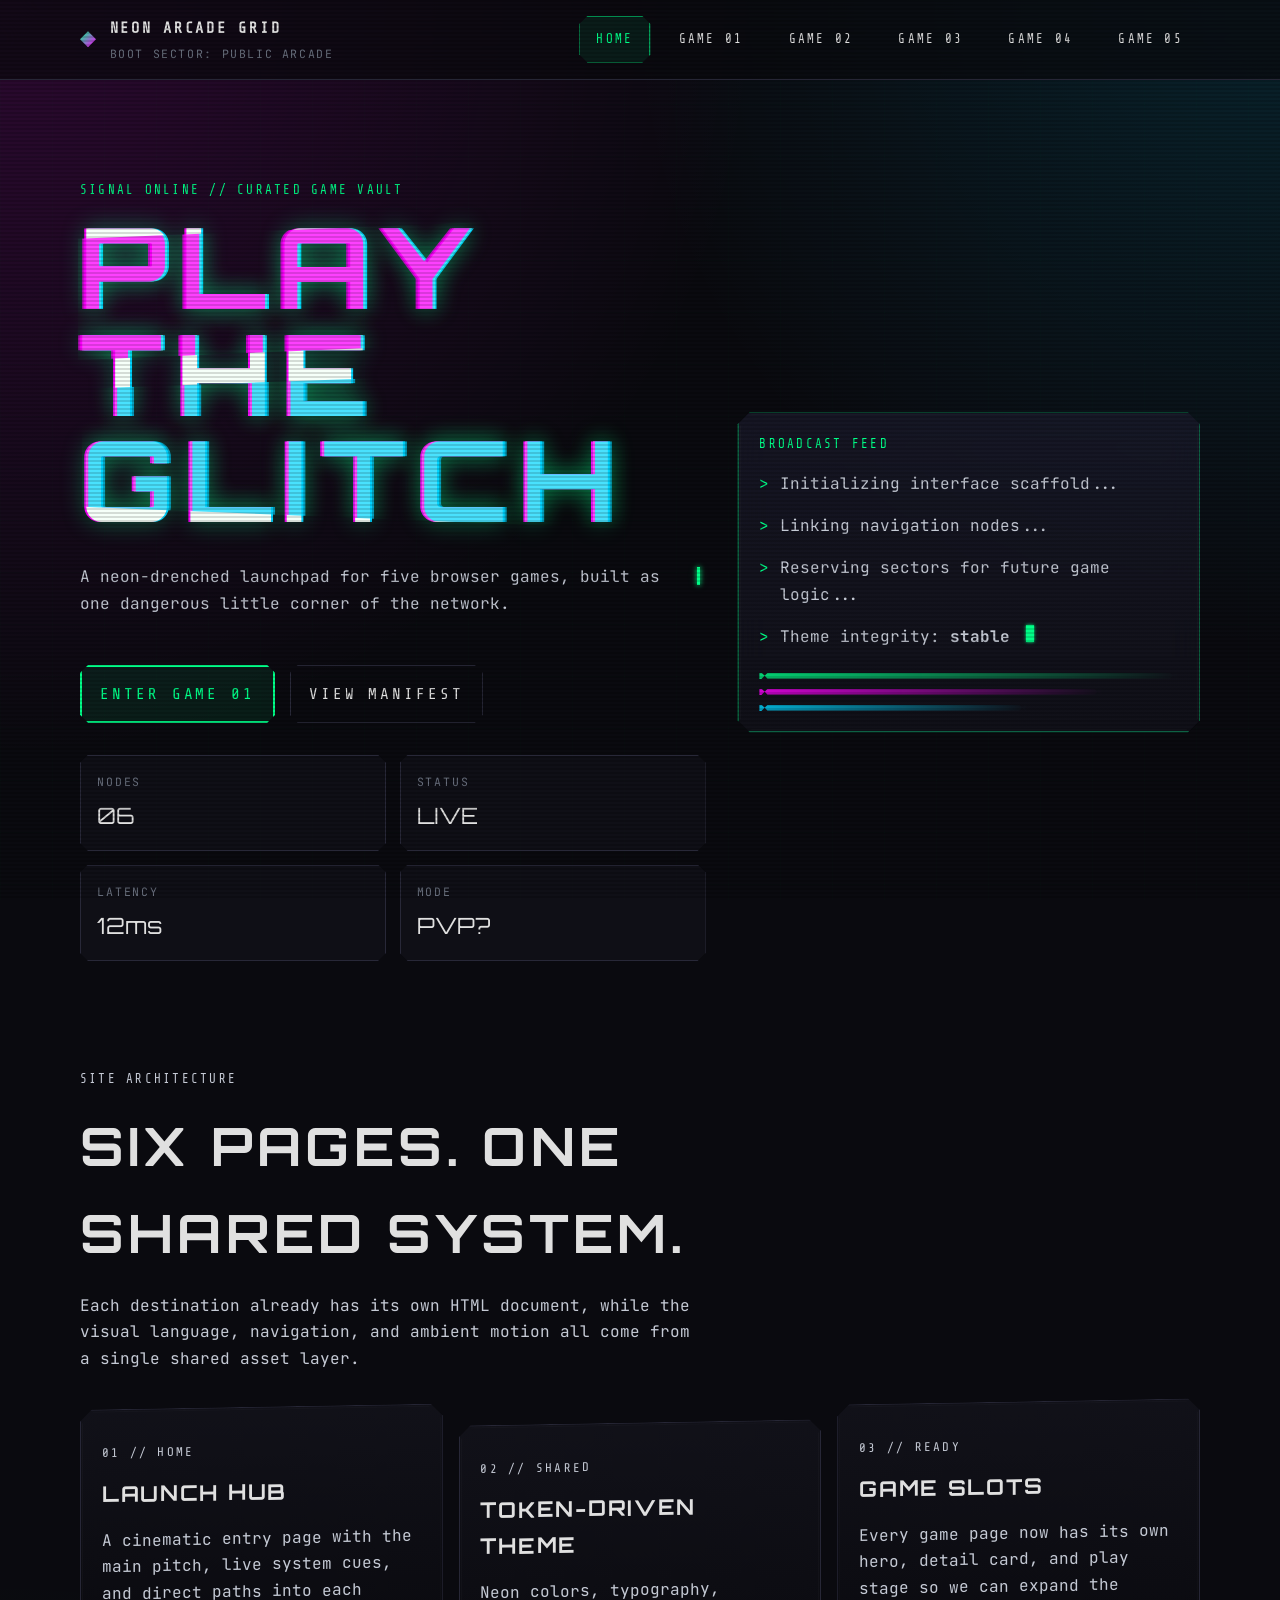
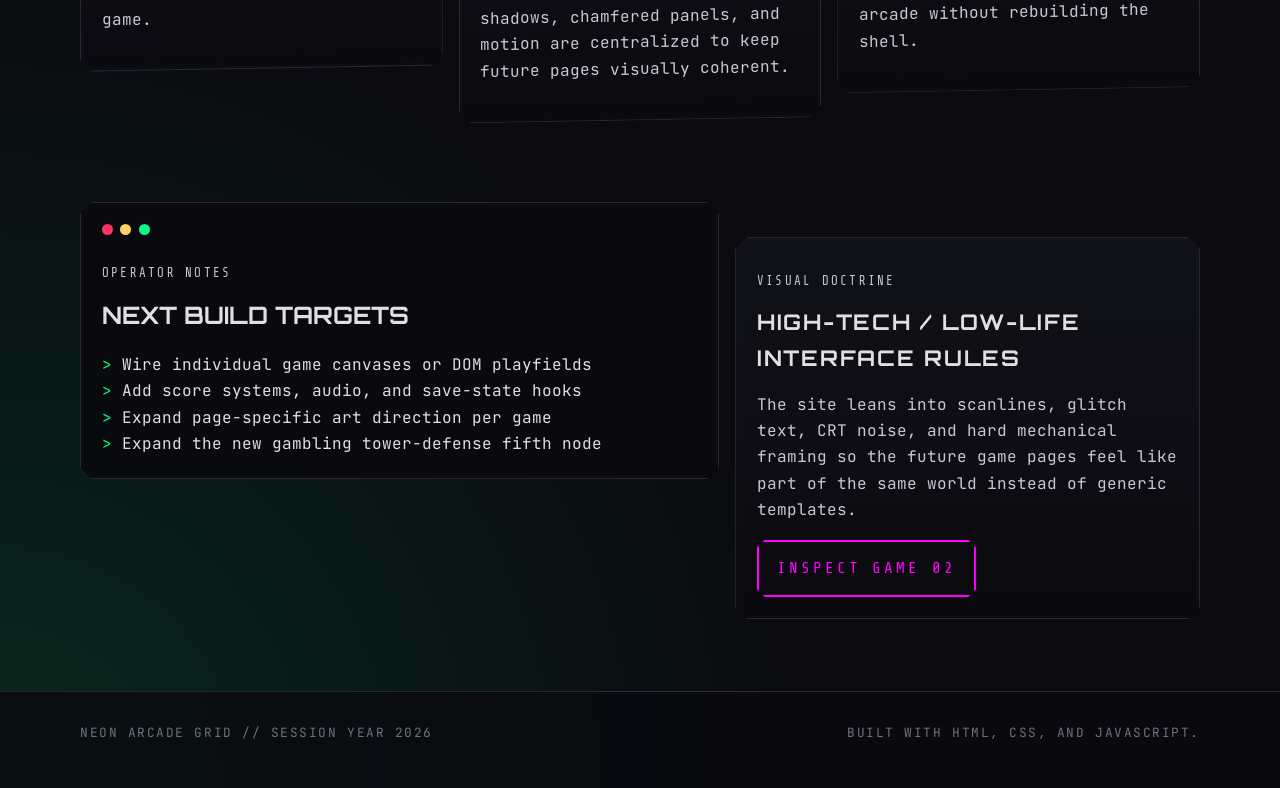
<file: index.html>
<!DOCTYPE html>
<html lang="en">
  <head>
    <meta charset="UTF-8" />
    <meta name="viewport" content="width=device-width, initial-scale=1.0" />
    <title>Neon Arcade Grid</title>
    <meta
      name="description"
      content="Neon Arcade Grid is a cyberpunk collection of browser games with glitch visuals, terminal-inspired UI, and neon-soaked navigation."
    />
    <link rel="preconnect" href="https://fonts.googleapis.com" />
    <link rel="preconnect" href="https://fonts.gstatic.com" crossorigin />
    <link
      href="https://fonts.googleapis.com/css2?family=JetBrains+Mono:wght@400;500;700;800&family=Orbitron:wght@500;700;800;900&family=Share+Tech+Mono&display=swap"
      rel="stylesheet"
    />
    <link rel="stylesheet" href="assets/css/styles.css" />
    <script defer src="assets/js/main.js"></script>
  </head>
  <body data-page="home">
    <div class="site-shell">
      <header class="site-header">
        <div class="container nav-frame">
          <a class="brand" href="index.html" aria-label="Neon Arcade Grid home">
            <span class="brand-mark"></span>
            <span class="brand-copy">
              <strong>Neon Arcade Grid</strong>
              <span>boot sector: public arcade</span>
            </span>
          </a>
          <button class="menu-toggle" type="button" aria-expanded="false" aria-controls="site-nav">
            <span></span>
            <span></span>
            <span></span>
            <span class="sr-only">Toggle navigation</span>
          </button>
          <nav class="site-nav" id="site-nav" aria-label="Primary">
            <a href="index.html" data-nav="home">Home</a>
            <a href="game-01.html" data-nav="game-01">Game 01</a>
            <a href="game-02.html" data-nav="game-02">Game 02</a>
            <a href="game-03.html" data-nav="game-03">Game 03</a>
            <a href="game-04.html" data-nav="game-04">Game 04</a>
            <a href="game-05.html" data-nav="game-05">Game 05</a>
          </nav>
        </div>
      </header>

      <main>
        <section class="hero-section">
          <div class="container hero-grid">
            <div class="hero-copy">
              <p class="eyebrow">Signal online // curated game vault</p>
              <h1 class="glitch-title" data-text="Play The Glitch">Play The Glitch</h1>
              <p class="hero-text type-line">
                A neon-drenched launchpad for five browser games, built as one dangerous little corner of the network.
              </p>
              <div class="hero-actions">
                <a class="button button-primary" href="game-01.html">Enter Game 01</a>
                <a class="button button-outline" href="#manifest">View Manifest</a>
              </div>
              <dl class="stat-grid">
                <div>
                  <dt>Nodes</dt>
                    <dd data-flicker="06">06</dd>
                </div>
                <div>
                  <dt>Status</dt>
                  <dd data-flicker="LIVE">LIVE</dd>
                </div>
                <div>
                  <dt>Latency</dt>
                  <dd data-flicker="12ms">12ms</dd>
                </div>
                <div>
                  <dt>Mode</dt>
                  <dd data-flicker="PVP?">PVP?</dd>
                </div>
              </dl>
            </div>

            <aside class="hero-panel panel holographic-panel" aria-label="System broadcast">
              <div class="panel-label">Broadcast feed</div>
              <div class="terminal-block">
                <p><span>&gt;</span> Initializing interface scaffold...</p>
                <p><span>&gt;</span> Linking navigation nodes...</p>
                <p><span>&gt;</span> Reserving sectors for future game logic...</p>
                <p><span>&gt;</span> Theme integrity: <strong>stable</strong><b class="cursor"></b></p>
              </div>
              <div class="hud-lines">
                <span></span>
                <span></span>
                <span></span>
              </div>
            </aside>
          </div>
        </section>

        <section class="content-section" id="manifest">
          <div class="container">
            <div class="section-heading">
              <p class="eyebrow accent-cyan">Site architecture</p>
              <h2>Six Pages. One Shared System.</h2>
              <p>
                Each destination already has its own HTML document, while the visual language, navigation, and ambient motion all come from a single shared asset layer.
              </p>
            </div>
            <div class="feature-grid">
              <article class="panel feature-card">
                <p class="card-tag">01 // Home</p>
                <h3>Launch Hub</h3>
                <p>A cinematic entry page with the main pitch, live system cues, and direct paths into each game.</p>
              </article>
              <article class="panel feature-card">
                <p class="card-tag accent-pink">02 // Shared</p>
                <h3>Token-Driven Theme</h3>
                <p>Neon colors, typography, shadows, chamfered panels, and motion are centralized to keep future pages visually coherent.</p>
              </article>
              <article class="panel feature-card">
                <p class="card-tag accent-cyan">03 // Ready</p>
                <h3>Game Slots</h3>
                <p>Every game page now has its own hero, detail card, and play stage so we can expand the arcade without rebuilding the shell.</p>
              </article>
            </div>
          </div>
        </section>

        <section class="content-section terminal-section">
          <div class="container terminal-layout">
            <article class="panel terminal-panel">
              <div class="terminal-topbar">
                <span></span>
                <span></span>
                <span></span>
              </div>
              <div class="terminal-copy">
                <p class="eyebrow">Operator notes</p>
                <h2>Next Build Targets</h2>
                <ul class="terminal-list">
                  <li><span>&gt;</span> Wire individual game canvases or DOM playfields</li>
                  <li><span>&gt;</span> Add score systems, audio, and save-state hooks</li>
                  <li><span>&gt;</span> Expand page-specific art direction per game</li>
                  <li><span>&gt;</span> Expand the new gambling tower-defense fifth node</li>
                </ul>
              </div>
            </article>
            <article class="panel manifesto-card">
              <p class="card-tag">Visual doctrine</p>
              <h3>High-tech / low-life interface rules</h3>
              <p>
                The site leans into scanlines, glitch text, CRT noise, and hard mechanical framing so the future game pages feel like part of the same world instead of generic templates.
              </p>
              <a class="button button-secondary" href="game-02.html">Inspect Game 02</a>
            </article>
          </div>
        </section>
      </main>

      <footer class="site-footer">
        <div class="container footer-frame">
          <p>Neon Arcade Grid // session year <span data-year></span></p>
          <p>Built with HTML, CSS, and JavaScript.</p>
        </div>
      </footer>
    </div>
  </body>
</html>
</file>
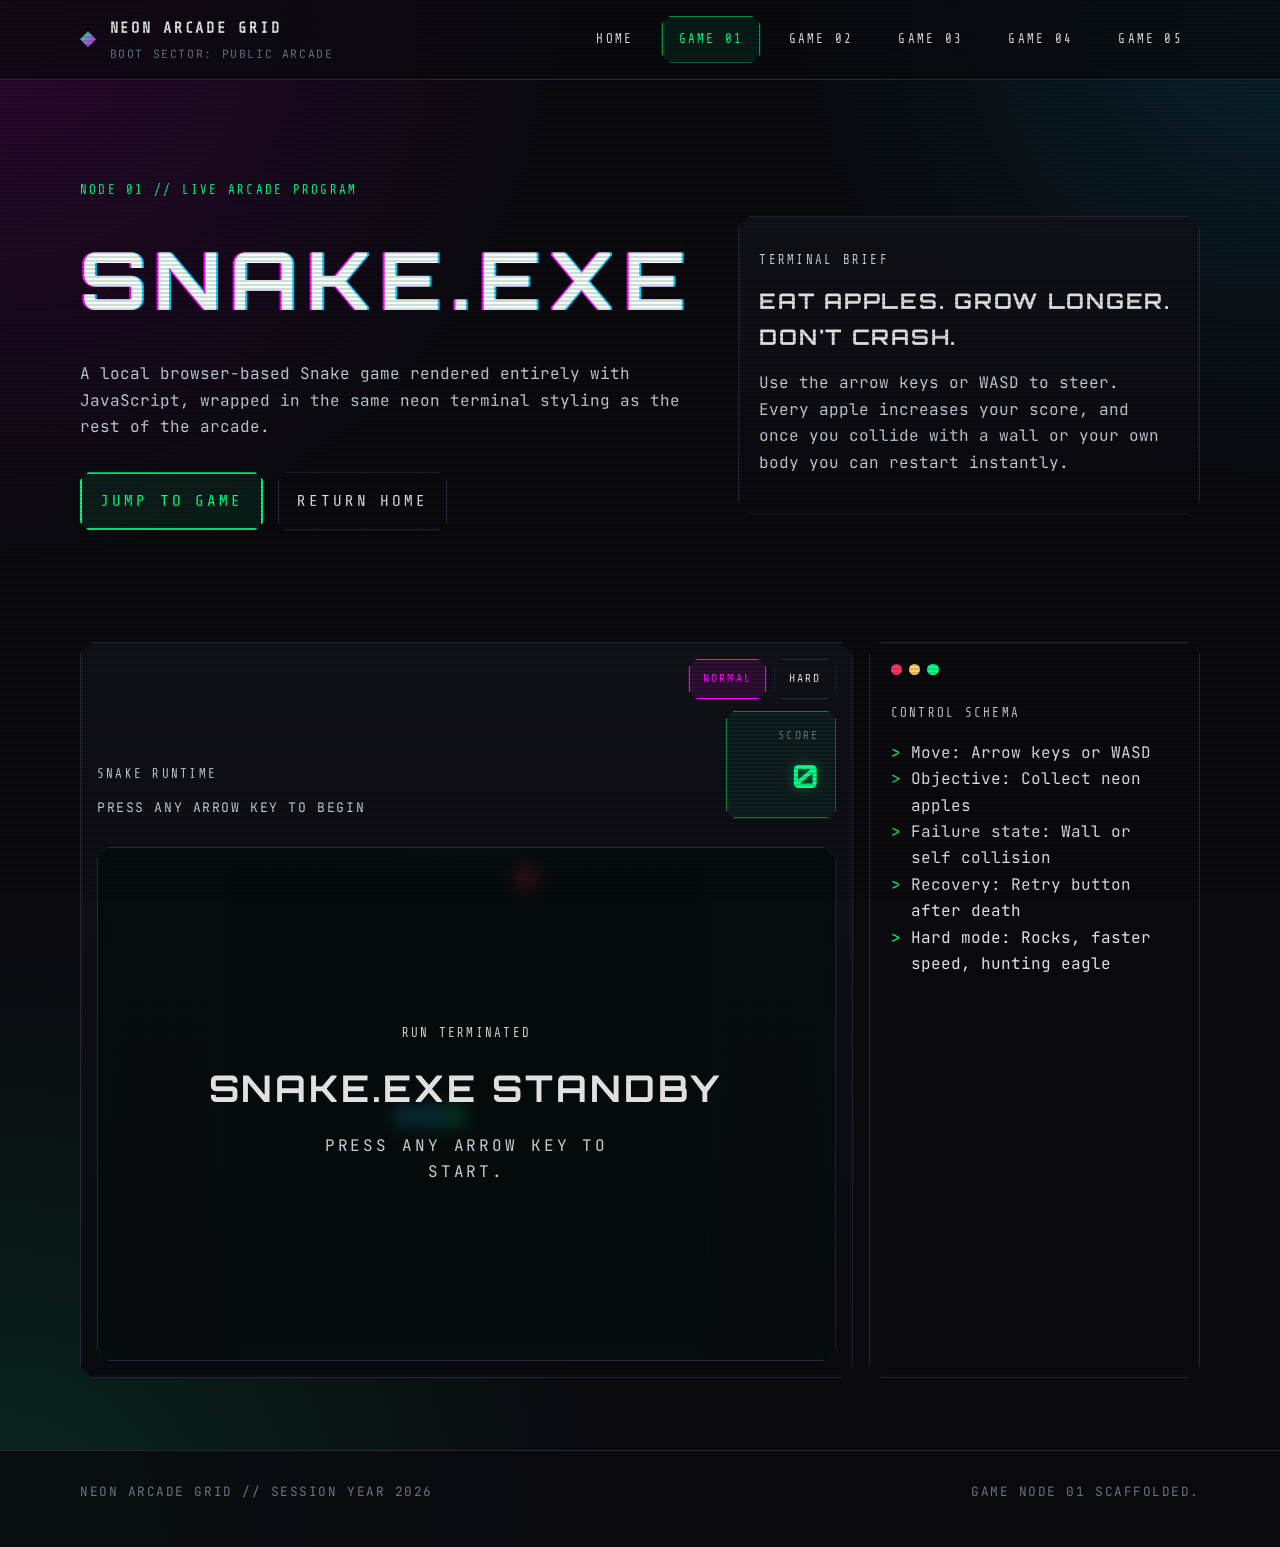
<file: game-01.html>
<!DOCTYPE html>
<html lang="en">
  <head>
    <meta charset="UTF-8" />
    <meta name="viewport" content="width=device-width, initial-scale=1.0" />
    <title>Neon Arcade Grid | Game 01</title>
    <meta name="description" content="Game 01 staging page for the Neon Arcade Grid collection." />
    <link rel="preconnect" href="https://fonts.googleapis.com" />
    <link rel="preconnect" href="https://fonts.gstatic.com" crossorigin />
    <link
      href="https://fonts.googleapis.com/css2?family=JetBrains+Mono:wght@400;500;700;800&family=Orbitron:wght@500;700;800;900&family=Share+Tech+Mono&display=swap"
      rel="stylesheet"
    />
    <link rel="stylesheet" href="assets/css/styles.css" />
    <script defer src="assets/js/main.js"></script>
    <script defer src="assets/js/snake.js"></script>
  </head>
  <body data-page="game-01">
    <div class="site-shell">
      <header class="site-header">
        <div class="container nav-frame">
          <a class="brand" href="index.html" aria-label="Neon Arcade Grid home">
            <span class="brand-mark"></span>
            <span class="brand-copy">
              <strong>Neon Arcade Grid</strong>
              <span>boot sector: public arcade</span>
            </span>
          </a>
          <button class="menu-toggle" type="button" aria-expanded="false" aria-controls="site-nav">
            <span></span>
            <span></span>
            <span></span>
            <span class="sr-only">Toggle navigation</span>
          </button>
          <nav class="site-nav" id="site-nav" aria-label="Primary">
            <a href="index.html" data-nav="home">Home</a>
            <a href="game-01.html" data-nav="game-01">Game 01</a>
            <a href="game-02.html" data-nav="game-02">Game 02</a>
            <a href="game-03.html" data-nav="game-03">Game 03</a>
            <a href="game-04.html" data-nav="game-04">Game 04</a>
            <a href="game-05.html" data-nav="game-05">Game 05</a>
          </nav>
        </div>
      </header>

      <main class="inner-page">
        <section class="page-hero">
          <div class="container page-hero-grid">
            <div>
              <p class="eyebrow">Node 01 // live arcade program</p>
              <h1 class="page-title">Snake.exe</h1>
              <p class="hero-text">
                A local browser-based Snake game rendered entirely with JavaScript, wrapped in the same neon terminal styling as the rest of the arcade.
              </p>
              <div class="hero-actions">
                <a class="button button-primary" href="#snake-stage">Jump To Game</a>
                <a class="button button-outline" href="index.html">Return Home</a>
              </div>
            </div>
            <aside class="panel detail-panel">
              <p class="card-tag accent-cyan">Terminal brief</p>
              <h2>Eat apples. Grow longer. Don&apos;t crash.</h2>
              <p>
                Use the arrow keys or WASD to steer. Every apple increases your score, and once you collide with a wall or your own body you can restart instantly.
              </p>
            </aside>
          </div>
        </section>

        <section class="content-section">
          <div class="container game-layout">
            <article class="panel game-stage snake-panel" id="snake-stage">
              <div class="snake-hud">
                <div>
                  <p class="stage-label">Snake runtime</p>
                  <p class="snake-status" data-snake-status>Press any arrow key to begin</p>
                </div>
                <div class="snake-meta">
                  <div class="mode-switcher" role="group" aria-label="Snake difficulty">
                    <button class="button button-outline mode-button is-active" type="button" data-snake-mode="normal" aria-pressed="true">
                      Normal
                    </button>
                    <button class="button button-outline mode-button" type="button" data-snake-mode="hard" aria-pressed="false">
                      Hard
                    </button>
                  </div>
                  <div class="score-box" aria-live="polite">
                    <span>Score</span>
                    <strong data-snake-score>0</strong>
                  </div>
                </div>
              </div>
              <div class="stage-screen snake-screen">
                <canvas
                  class="snake-canvas"
                  data-snake-canvas
                  width="480"
                  height="480"
                  aria-label="Snake game board"
                ></canvas>
                <div class="snake-overlay" data-snake-overlay>
                  <p class="card-tag accent-pink">Run terminated</p>
                  <h2 data-snake-overlay-title>Snake.exe offline</h2>
                  <p data-snake-overlay-copy>
                    Press any arrow key to start.
                  </p>
                  <button class="button button-secondary is-visually-hidden" type="button" data-snake-restart>
                    Start Run
                  </button>
                </div>
              </div>
            </article>
            <article class="panel terminal-panel slim-terminal">
              <div class="terminal-topbar">
                <span></span>
                <span></span>
                <span></span>
              </div>
              <div class="terminal-copy">
                <p class="eyebrow">Control schema</p>
                <ul class="terminal-list">
                  <li><span>&gt;</span> Move: Arrow keys or WASD</li>
                  <li><span>&gt;</span> Objective: Collect neon apples</li>
                  <li><span>&gt;</span> Failure state: Wall or self collision</li>
                  <li><span>&gt;</span> Recovery: Retry button after death</li>
                  <li><span>&gt;</span> Hard mode: Rocks, faster speed, hunting eagle</li>
                </ul>
              </div>
            </article>
          </div>
        </section>
      </main>

      <footer class="site-footer">
        <div class="container footer-frame">
          <p>Neon Arcade Grid // session year <span data-year></span></p>
          <p>Game node 01 scaffolded.</p>
        </div>
      </footer>
    </div>
  </body>
</html>
</file>
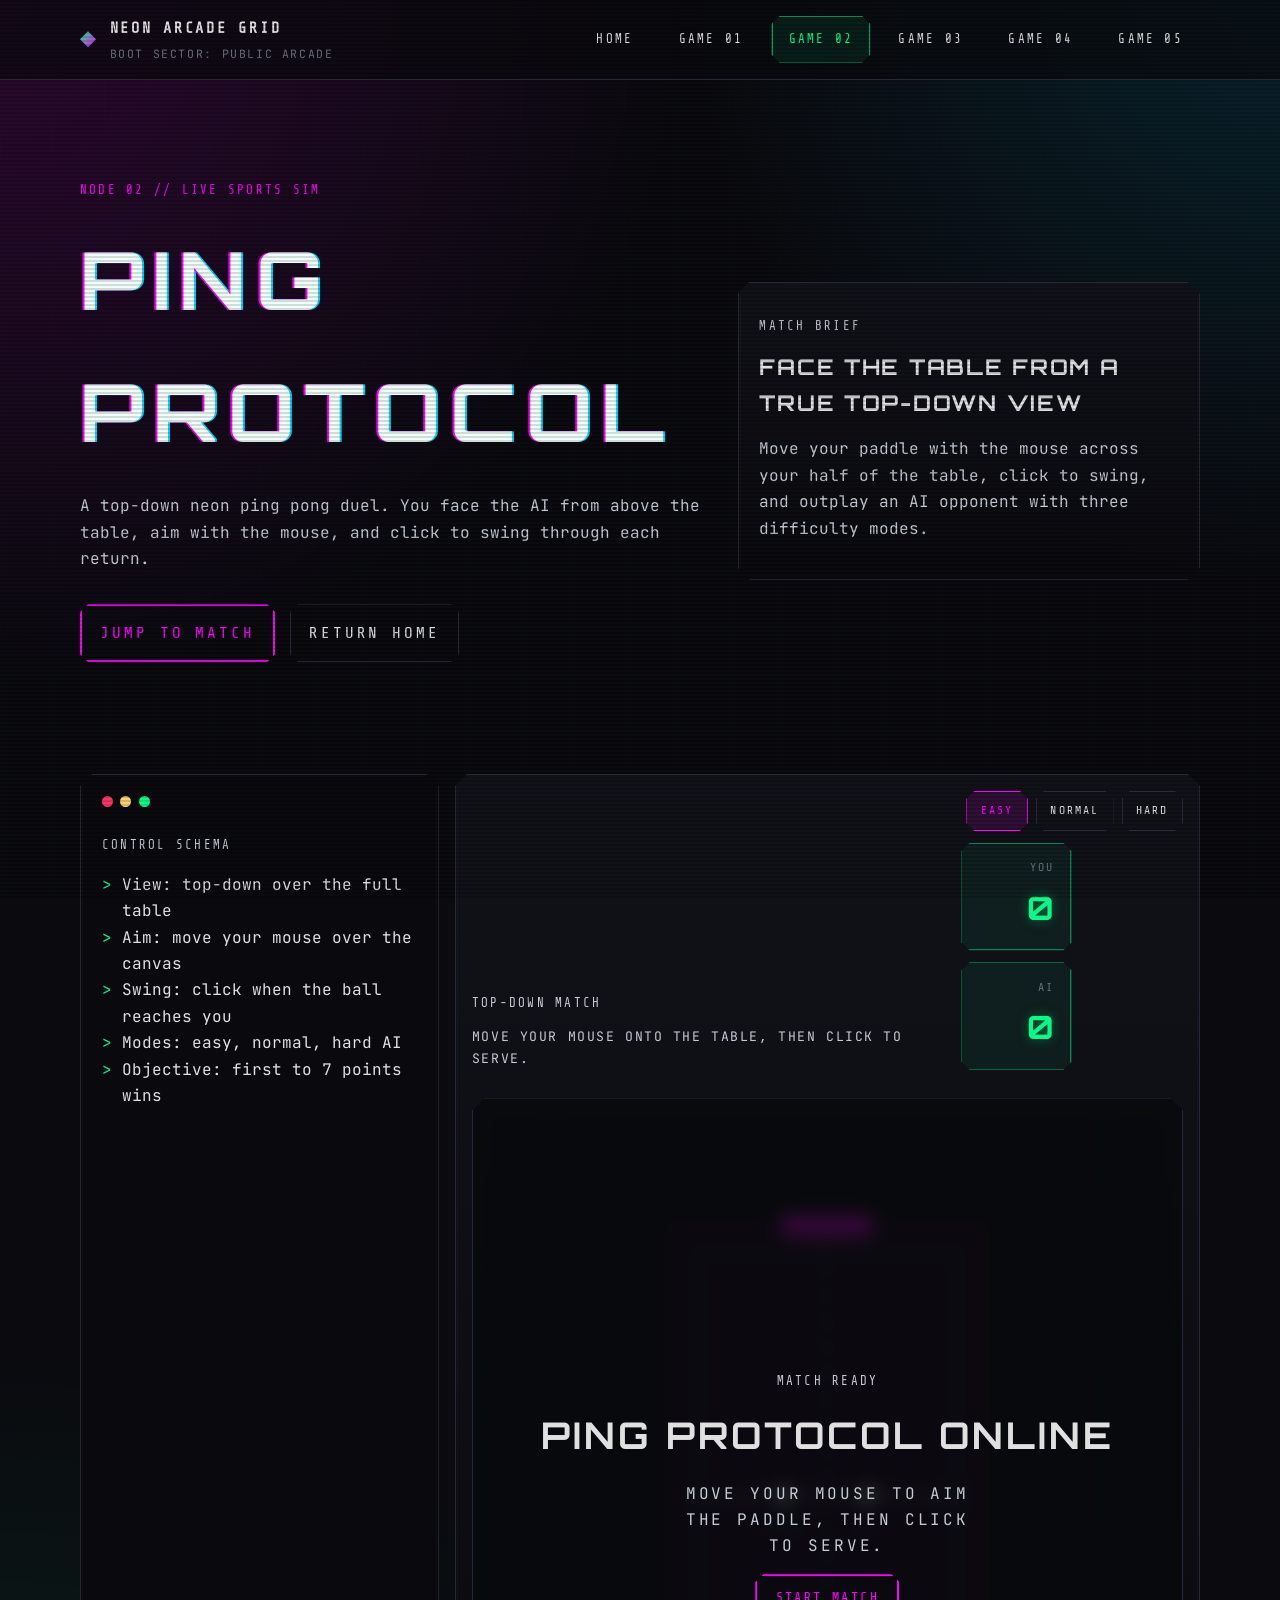
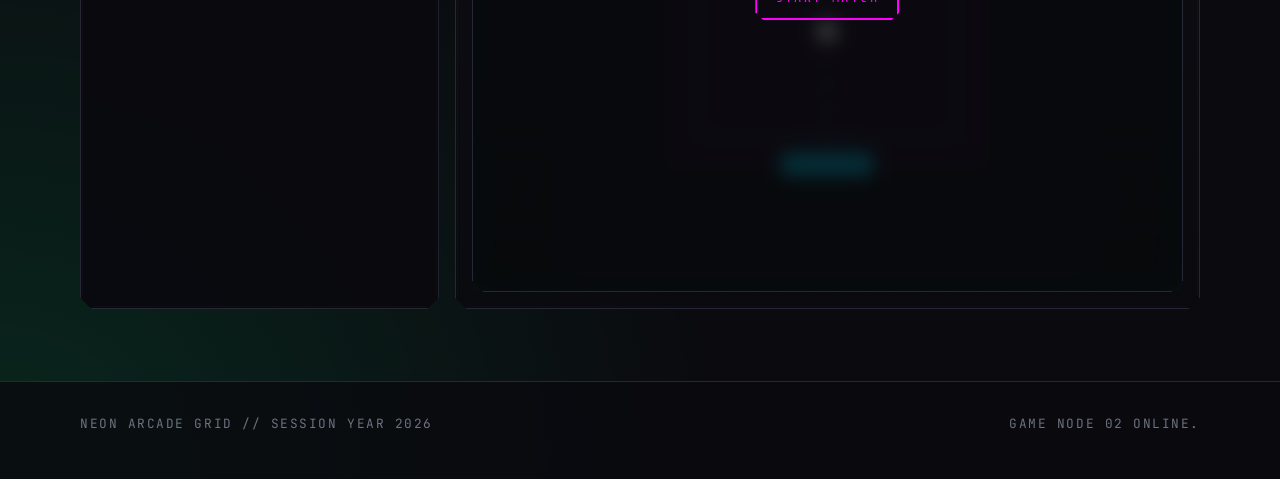
<file: game-02.html>
<!DOCTYPE html>
<html lang="en">
  <head>
    <meta charset="UTF-8" />
    <meta name="viewport" content="width=device-width, initial-scale=1.0" />
    <title>Neon Arcade Grid | Game 02</title>
    <meta name="description" content="Game 02 staging page for the Neon Arcade Grid collection." />
    <link rel="preconnect" href="https://fonts.googleapis.com" />
    <link rel="preconnect" href="https://fonts.gstatic.com" crossorigin />
    <link
      href="https://fonts.googleapis.com/css2?family=JetBrains+Mono:wght@400;500;700;800&family=Orbitron:wght@500;700;800;900&family=Share+Tech+Mono&display=swap"
      rel="stylesheet"
    />
    <link rel="stylesheet" href="assets/css/styles.css" />
    <script defer src="assets/js/main.js"></script>
    <script defer src="assets/js/pingpong.js"></script>
  </head>
  <body data-page="game-02">
    <div class="site-shell">
      <header class="site-header">
        <div class="container nav-frame">
          <a class="brand" href="index.html" aria-label="Neon Arcade Grid home">
            <span class="brand-mark"></span>
            <span class="brand-copy">
              <strong>Neon Arcade Grid</strong>
              <span>boot sector: public arcade</span>
            </span>
          </a>
          <button class="menu-toggle" type="button" aria-expanded="false" aria-controls="site-nav">
            <span></span>
            <span></span>
            <span></span>
            <span class="sr-only">Toggle navigation</span>
          </button>
          <nav class="site-nav" id="site-nav" aria-label="Primary">
            <a href="index.html" data-nav="home">Home</a>
            <a href="game-01.html" data-nav="game-01">Game 01</a>
            <a href="game-02.html" data-nav="game-02">Game 02</a>
            <a href="game-03.html" data-nav="game-03">Game 03</a>
            <a href="game-04.html" data-nav="game-04">Game 04</a>
            <a href="game-05.html" data-nav="game-05">Game 05</a>
          </nav>
        </div>
      </header>

      <main class="inner-page">
        <section class="page-hero">
          <div class="container page-hero-grid">
            <div>
              <p class="eyebrow accent-pink">Node 02 // live sports sim</p>
              <h1 class="page-title">Ping Protocol</h1>
              <p class="hero-text">
                A top-down neon ping pong duel. You face the AI from above the table, aim with the mouse, and click to swing through each return.
              </p>
              <div class="hero-actions">
                <a class="button button-secondary" href="#ping-stage">Jump To Match</a>
                <a class="button button-outline" href="index.html">Return Home</a>
              </div>
            </div>
            <aside class="panel detail-panel">
              <p class="card-tag accent-pink">Match brief</p>
              <h2>Face the table from a true top-down view</h2>
              <p>
                Move your paddle with the mouse across your half of the table, click to swing, and outplay an AI opponent with three difficulty modes.
              </p>
            </aside>
          </div>
        </section>

        <section class="content-section">
          <div class="container game-layout alt-layout">
            <article class="panel terminal-panel slim-terminal">
              <div class="terminal-topbar">
                <span></span>
                <span></span>
                <span></span>
              </div>
              <div class="terminal-copy">
                <p class="eyebrow">Control schema</p>
                <ul class="terminal-list">
                  <li><span>&gt;</span> View: top-down over the full table</li>
                  <li><span>&gt;</span> Aim: move your mouse over the canvas</li>
                  <li><span>&gt;</span> Swing: click when the ball reaches you</li>
                  <li><span>&gt;</span> Modes: easy, normal, hard AI</li>
                  <li><span>&gt;</span> Objective: first to 7 points wins</li>
                </ul>
              </div>
            </article>
            <article class="panel game-stage ping-panel" id="ping-stage">
              <div class="ping-hud">
                <div>
                  <p class="stage-label">Top-down match</p>
                  <p class="snake-status" data-ping-status>Move your mouse onto the table, then click to serve.</p>
                </div>
                <div class="ping-meta">
                  <div class="mode-switcher" role="group" aria-label="Ping pong difficulty">
                    <button class="button button-outline mode-button is-active" type="button" data-ping-mode="easy" aria-pressed="true">Easy</button>
                    <button class="button button-outline mode-button" type="button" data-ping-mode="normal" aria-pressed="false">Normal</button>
                    <button class="button button-outline mode-button" type="button" data-ping-mode="hard" aria-pressed="false">Hard</button>
                  </div>
                  <div class="score-row">
                    <div class="score-box" aria-live="polite">
                      <span>You</span>
                      <strong data-ping-player-score>0</strong>
                    </div>
                    <div class="score-box ping-ai-score" aria-live="polite">
                      <span>AI</span>
                      <strong data-ping-ai-score>0</strong>
                    </div>
                  </div>
                </div>
              </div>
              <div class="stage-screen ping-screen">
                <canvas
                  class="ping-canvas"
                  data-ping-canvas
                  width="520"
                  height="760"
                  aria-label="Top-down ping pong table"
                ></canvas>
                <div class="snake-overlay" data-ping-overlay>
                  <p class="card-tag accent-pink">Match ready</p>
                  <h2 data-ping-overlay-title>Ping Protocol online</h2>
                  <p data-ping-overlay-copy>Move your mouse to aim the paddle, then click to serve.</p>
                  <button class="button button-secondary" type="button" data-ping-restart>
                    Start Match
                  </button>
                </div>
              </div>
            </article>
          </div>
        </section>
      </main>

      <footer class="site-footer">
        <div class="container footer-frame">
          <p>Neon Arcade Grid // session year <span data-year></span></p>
          <p>Game node 02 online.</p>
        </div>
      </footer>
    </div>
  </body>
</html>
</file>
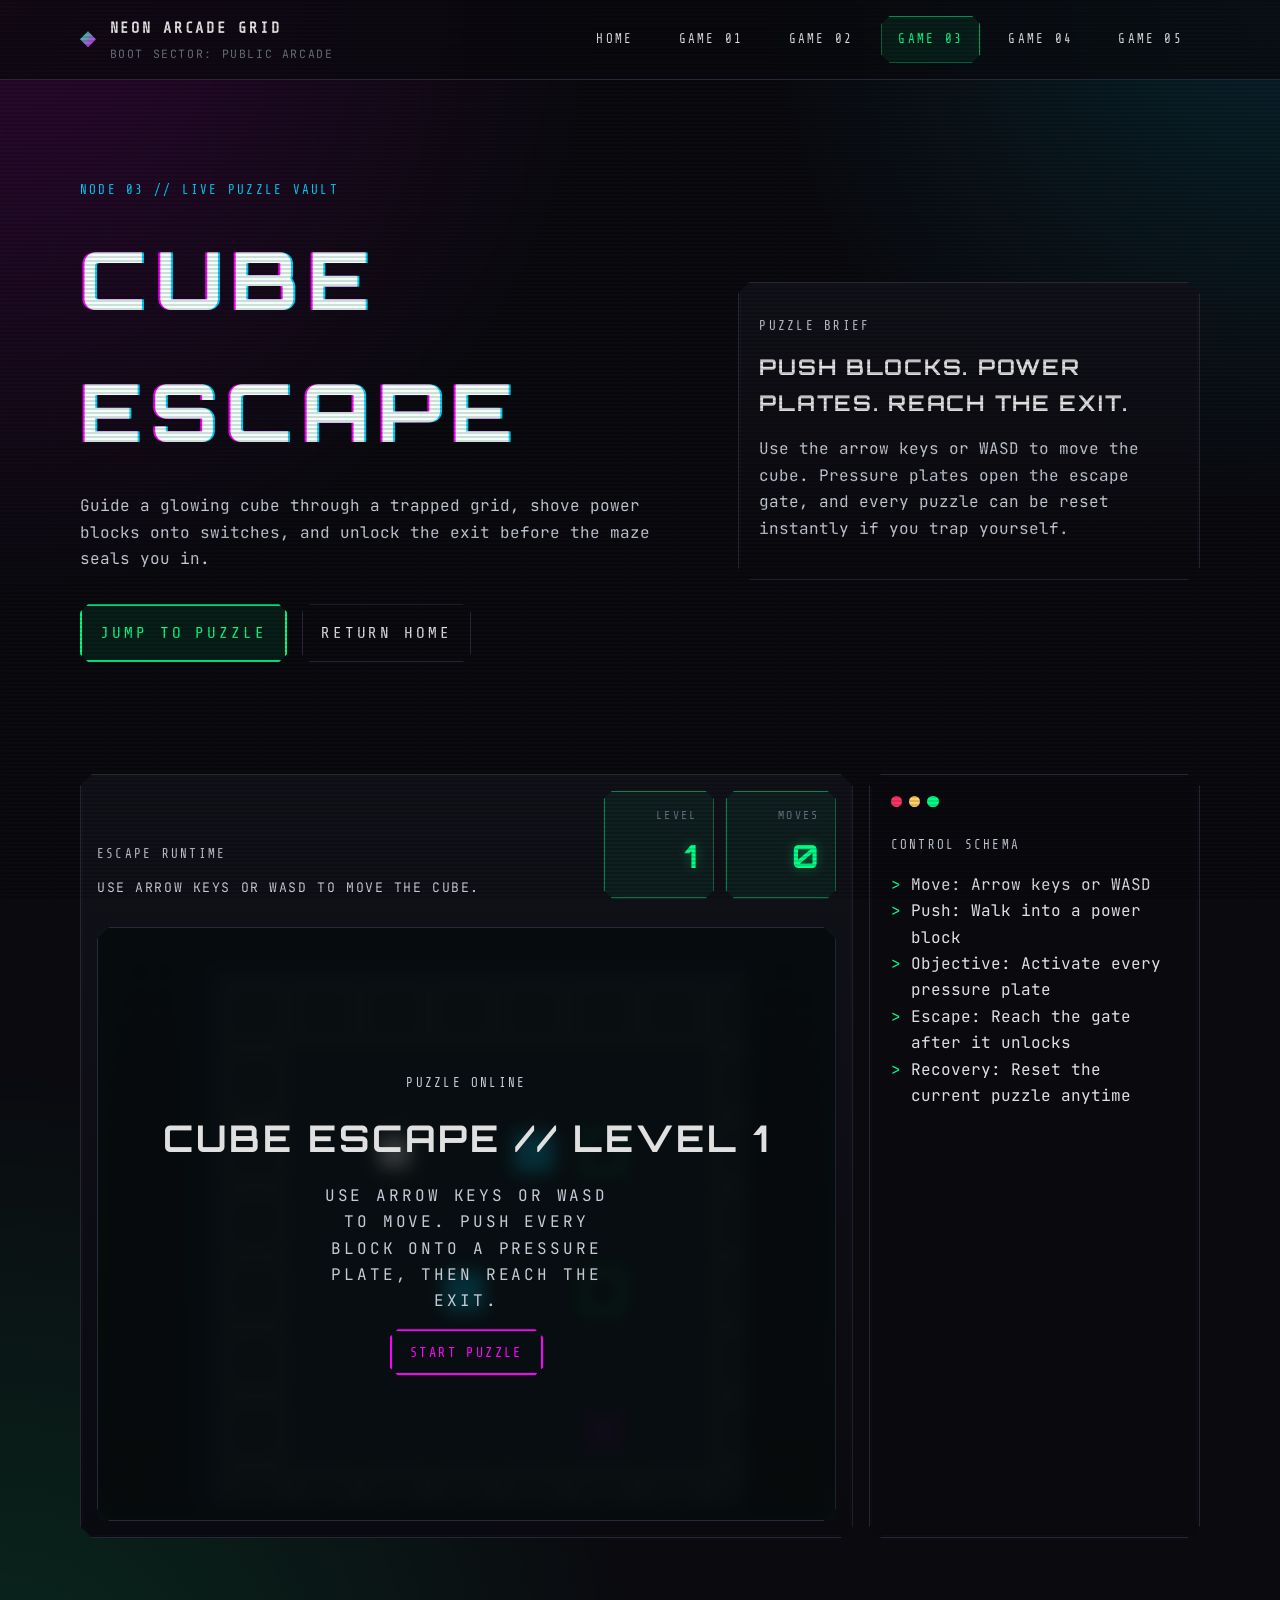
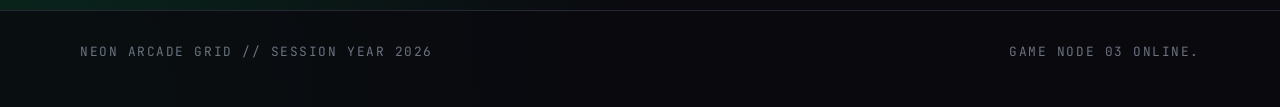
<file: game-03.html>
<!DOCTYPE html>
<html lang="en">
  <head>
    <meta charset="UTF-8" />
    <meta name="viewport" content="width=device-width, initial-scale=1.0" />
    <title>Neon Arcade Grid | Game 03</title>
    <meta name="description" content="Game 03 staging page for the Neon Arcade Grid collection." />
    <link rel="preconnect" href="https://fonts.googleapis.com" />
    <link rel="preconnect" href="https://fonts.gstatic.com" crossorigin />
    <link
      href="https://fonts.googleapis.com/css2?family=JetBrains+Mono:wght@400;500;700;800&family=Orbitron:wght@500;700;800;900&family=Share+Tech+Mono&display=swap"
      rel="stylesheet"
    />
    <link rel="stylesheet" href="assets/css/styles.css" />
    <script defer src="assets/js/main.js"></script>
    <script defer src="assets/js/cubeescape.js"></script>
  </head>
  <body data-page="game-03">
    <div class="site-shell">
      <header class="site-header">
        <div class="container nav-frame">
          <a class="brand" href="index.html" aria-label="Neon Arcade Grid home">
            <span class="brand-mark"></span>
            <span class="brand-copy">
              <strong>Neon Arcade Grid</strong>
              <span>boot sector: public arcade</span>
            </span>
          </a>
          <button class="menu-toggle" type="button" aria-expanded="false" aria-controls="site-nav">
            <span></span>
            <span></span>
            <span></span>
            <span class="sr-only">Toggle navigation</span>
          </button>
          <nav class="site-nav" id="site-nav" aria-label="Primary">
            <a href="index.html" data-nav="home">Home</a>
            <a href="game-01.html" data-nav="game-01">Game 01</a>
            <a href="game-02.html" data-nav="game-02">Game 02</a>
            <a href="game-03.html" data-nav="game-03">Game 03</a>
            <a href="game-04.html" data-nav="game-04">Game 04</a>
            <a href="game-05.html" data-nav="game-05">Game 05</a>
          </nav>
        </div>
      </header>

      <main class="inner-page">
        <section class="page-hero">
          <div class="container page-hero-grid">
            <div>
              <p class="eyebrow accent-cyan">Node 03 // live puzzle vault</p>
              <h1 class="page-title">Cube Escape</h1>
              <p class="hero-text">
                Guide a glowing cube through a trapped grid, shove power blocks onto switches, and unlock the exit before the maze seals you in.
              </p>
              <div class="hero-actions">
                <a class="button button-primary" href="#cube-stage">Jump To Puzzle</a>
                <a class="button button-outline" href="index.html">Return Home</a>
              </div>
            </div>
            <aside class="panel detail-panel">
              <p class="card-tag accent-cyan">Puzzle brief</p>
              <h2>Push blocks. Power plates. Reach the exit.</h2>
              <p>
                Use the arrow keys or WASD to move the cube. Pressure plates open the escape gate, and every puzzle can be reset instantly if you trap yourself.
              </p>
            </aside>
          </div>
        </section>

        <section class="content-section">
          <div class="container">
            <div class="game-layout">
              <article class="panel game-stage cube-panel wide-stage" id="cube-stage">
                <div class="cube-hud">
                  <div>
                    <p class="stage-label">Escape runtime</p>
                    <p class="snake-status" data-cube-status>Use arrow keys or WASD to move the cube.</p>
                  </div>
                  <div class="score-row">
                    <div class="score-box">
                      <span>Level</span>
                      <strong data-cube-level>1</strong>
                    </div>
                    <div class="score-box">
                      <span>Moves</span>
                      <strong data-cube-moves>0</strong>
                    </div>
                  </div>
                </div>
                <div class="stage-screen cube-screen">
                  <canvas
                    class="cube-canvas"
                    data-cube-canvas
                    width="560"
                    height="560"
                    aria-label="Cube escape puzzle board"
                  ></canvas>
                  <div class="snake-overlay" data-cube-overlay>
                    <p class="card-tag accent-cyan">Puzzle online</p>
                    <h2 data-cube-overlay-title>Cube Escape ready</h2>
                    <p data-cube-overlay-copy>Use arrow keys or WASD to move. Push the blocks onto all pressure plates.</p>
                    <button class="button button-secondary" type="button" data-cube-action>
                      Start Puzzle
                    </button>
                  </div>
                </div>
              </article>

              <article class="panel terminal-panel slim-terminal">
                <div class="terminal-topbar">
                  <span></span>
                  <span></span>
                  <span></span>
                </div>
                <div class="terminal-copy">
                  <p class="eyebrow">Control schema</p>
                  <ul class="terminal-list">
                    <li><span>&gt;</span> Move: Arrow keys or WASD</li>
                    <li><span>&gt;</span> Push: Walk into a power block</li>
                    <li><span>&gt;</span> Objective: Activate every pressure plate</li>
                    <li><span>&gt;</span> Escape: Reach the gate after it unlocks</li>
                    <li><span>&gt;</span> Recovery: Reset the current puzzle anytime</li>
                  </ul>
                </div>
              </article>
            </div>
          </div>
        </section>
      </main>

      <footer class="site-footer">
        <div class="container footer-frame">
          <p>Neon Arcade Grid // session year <span data-year></span></p>
          <p>Game node 03 online.</p>
        </div>
      </footer>
    </div>
  </body>
</html>
</file>
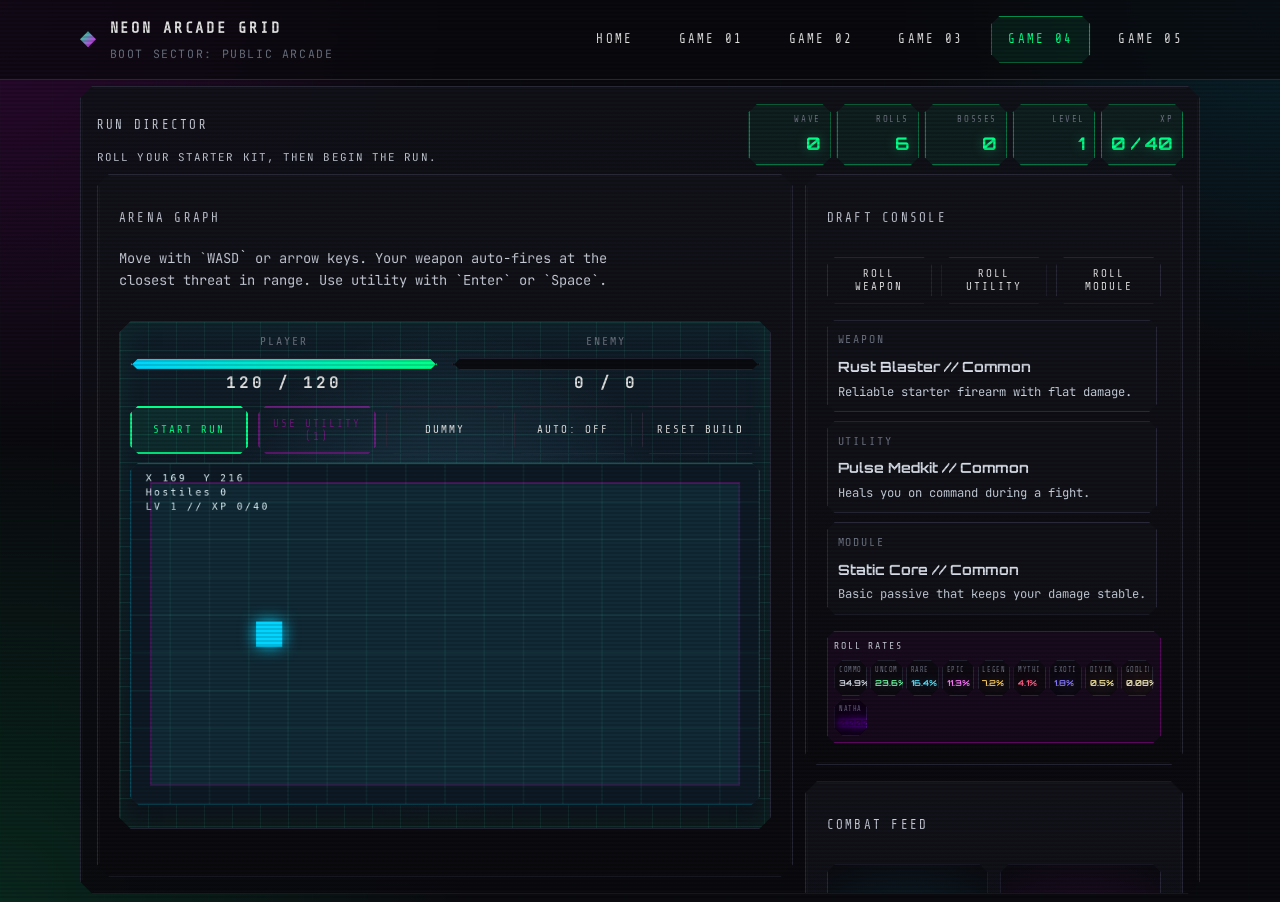
<file: game-04.html>
<!DOCTYPE html>
<html lang="en">
  <head>
    <meta charset="UTF-8" />
    <meta name="viewport" content="width=device-width, initial-scale=1.0" />
    <title>Neon Arcade Grid | Game 04</title>
    <meta
      name="description"
      content="Game 04 is a gacha combat prototype where you roll gear, then fight monsters and bosses."
    />
    <link rel="preconnect" href="https://fonts.googleapis.com" />
    <link rel="preconnect" href="https://fonts.gstatic.com" crossorigin />
    <link
      href="https://fonts.googleapis.com/css2?family=JetBrains+Mono:wght@400;500;700;800&family=Orbitron:wght@500;700;800;900&family=Share+Tech+Mono&display=swap"
      rel="stylesheet"
    />
    <link rel="stylesheet" href="assets/css/styles.css" />
    <script defer src="assets/js/main.js"></script>
    <script defer src="assets/js/gacharush.js"></script>
  </head>
  <body data-page="game-04">
    <div class="site-shell">
      <header class="site-header">
        <div class="container nav-frame">
          <a class="brand" href="index.html" aria-label="Neon Arcade Grid home">
            <span class="brand-mark"></span>
            <span class="brand-copy">
              <strong>Neon Arcade Grid</strong>
              <span>boot sector: public arcade</span>
            </span>
          </a>
          <button class="menu-toggle" type="button" aria-expanded="false" aria-controls="site-nav">
            <span></span>
            <span></span>
            <span></span>
            <span class="sr-only">Toggle navigation</span>
          </button>
          <nav class="site-nav" id="site-nav" aria-label="Primary">
            <a href="index.html" data-nav="home">Home</a>
            <a href="game-01.html" data-nav="game-01">Game 01</a>
            <a href="game-02.html" data-nav="game-02">Game 02</a>
            <a href="game-03.html" data-nav="game-03">Game 03</a>
            <a href="game-04.html" data-nav="game-04">Game 04</a>
            <a href="game-05.html" data-nav="game-05">Game 05</a>
          </nav>
        </div>
      </header>

      <main class="inner-page">
        <section class="landscape-warning" aria-live="polite">
          <div class="container">
            <div class="panel landscape-warning-panel">
              <p class="card-tag accent-pink">Rotate device</p>
              <h2>Relic Rush is built for horizontal play.</h2>
              <p>Turn your screen sideways for the full arena view and better combat controls.</p>
            </div>
          </div>
        </section>

        <section class="page-hero">
          <div class="container page-hero-grid">
            <div>
              <p class="eyebrow accent-pink">Node 04 // live gacha combat</p>
              <h1 class="page-title">Relic Rush</h1>
              <p class="hero-text">
                Roll for weapons, utilities, and modules, then throw your build into escalating monster waves until the boss cracks or you do.
              </p>
              <div class="hero-actions">
                <a class="button button-secondary" href="#relic-stage">Jump To Run</a>
                <a class="button button-outline" href="index.html">Return Home</a>
              </div>
            </div>
            <aside class="panel detail-panel">
              <p class="card-tag accent-pink">Run brief</p>
              <h2>Draft first. Fight after. Boss every fifth wave.</h2>
              <p>
                Spend roll credits on a weapon, utility, and passive module, then enter combat. Each wave pays out new rolls and every fifth wave is a boss.
              </p>
            </aside>
          </div>
        </section>

        <section class="content-section">
          <div class="container game-layout alt-layout relic-layout">
            <article class="panel terminal-panel slim-terminal">
              <div class="terminal-topbar">
                <span></span>
                <span></span>
                <span></span>
              </div>
              <div class="terminal-copy">
                <p class="eyebrow">Control schema</p>
                <ul class="terminal-list">
                  <li><span>&gt;</span> Roll to draft weapons, utilities, and modules</li>
                  <li><span>&gt;</span> Start the run when your build feels ready</li>
                  <li><span>&gt;</span> Move on the arena graph with arrow keys or WASD</li>
                  <li><span>&gt;</span> Use utility abilities during combat windows</li>
                  <li><span>&gt;</span> Beat bosses on wave 5, 10, 15, and beyond</li>
                </ul>
              </div>
            </article>

            <article class="panel game-stage relic-panel" id="relic-stage">
              <div class="relic-hud">
                <div>
                  <p class="stage-label">Run director</p>
                  <p class="snake-status" data-relic-status>Roll your starter kit, then begin the run.</p>
                </div>
                <div class="score-row">
                  <div class="score-box">
                    <span>Wave</span>
                    <strong data-relic-wave>0</strong>
                  </div>
                      <div class="score-box">
                          <span>Rolls</span>
                          <strong data-relic-rolls>6</strong>
                      </div>
                  <div class="score-box">
                    <span>Bosses</span>
                    <strong data-relic-bosses>0</strong>
                  </div>
                  <div class="score-box">
                    <span>Level</span>
                    <strong data-relic-level>1</strong>
                  </div>
                  <div class="score-box">
                    <span>XP</span>
                    <strong data-relic-xp>0 / 40</strong>
                  </div>
                </div>
              </div>

              <div class="relic-grid">
                <section class="panel relic-arena-panel">
                  <div class="arena-heading">
                    <p class="card-tag accent-cyan">Arena graph</p>
                    <p class="arena-hint">Move with `WASD` or arrow keys. Your weapon auto-fires at the closest threat in range. Use utility with `Enter` or `Space`.</p>
                  </div>
                  <div class="stage-screen relic-screen">
                    <div class="relic-live-strip relic-live-overlay">
                      <div class="combat-bars relic-bars">
                        <div class="combat-bar">
                          <span>Player</span>
                          <div class="bar-shell"><div class="bar-fill player-fill" data-player-bar></div></div>
                          <strong data-player-hp>120 / 120</strong>
                        </div>
                        <div class="combat-bar">
                          <span>Enemy</span>
                          <div class="bar-shell"><div class="bar-fill enemy-fill" data-enemy-bar></div></div>
                          <strong data-enemy-hp>0 / 0</strong>
                        </div>
                      </div>
                      <div class="combat-actions relic-top-actions">
                        <button class="button button-primary" type="button" data-relic-start>Start Run</button>
                        <button class="button button-secondary" type="button" data-relic-utility-use>Use Utility</button>
                        <button class="button button-outline" type="button" data-relic-dummy>Dummy</button>
                        <button class="button button-outline" type="button" data-relic-auto>Auto: Off</button>
                        <button class="button button-outline" type="button" data-relic-reset>Reset Build</button>
                      </div>
                    </div>
                    <canvas
                      class="relic-canvas"
                      data-relic-canvas
                      width="768"
                      height="432"
                      aria-label="Relic Rush arena graph"
                    ></canvas>
                  </div>
                </section>

                <section class="relic-sidebar">
                  <section class="panel relic-subpanel relic-loadout-panel">
                    <p class="card-tag">Draft Console</p>
                    <div class="roll-actions relic-roll-actions">
                      <button class="button button-outline" type="button" data-roll-type="weapon">Roll Weapon</button>
                      <button class="button button-outline" type="button" data-roll-type="utility">Roll Utility</button>
                      <button class="button button-outline" type="button" data-roll-type="module">Roll Module</button>
                    </div>
                    <div class="loadout-list sidebar-loadout-list">
                      <div class="loadout-card">
                        <span>Weapon</span>
                        <strong data-relic-weapon>Rust Blaster</strong>
                        <p data-relic-weapon-copy>Reliable starter firearm with flat damage.</p>
                      </div>
                      <div class="loadout-card">
                        <span>Utility</span>
                        <strong data-relic-utility>Pulse Medkit</strong>
                        <p data-relic-utility-copy>Heals you on command during a fight.</p>
                      </div>
                      <div class="loadout-card">
                        <span>Module</span>
                        <strong data-relic-module>Static Core</strong>
                        <p data-relic-module-copy>Basic passive that keeps your damage stable.</p>
                      </div>
                    </div>
                    <div class="odds-panel">
                      <p class="card-tag accent-pink">Roll Rates</p>
                      <div class="odds-grid" data-relic-rates></div>
                    </div>
                    <div class="relic-confirm is-hidden" data-roll-confirm>
                      <div class="relic-confirm-card">
                        <p class="card-tag">High rarity warning</p>
                        <h3>Confirm replacement</h3>
                        <p data-roll-confirm-copy>Replacing high-rarity gear requires confirmation.</p>
                        <div class="relic-confirm-actions">
                          <button class="button button-secondary" type="button" data-roll-confirm-accept>Equip New</button>
                          <button class="button button-outline" type="button" data-roll-confirm-cancel>Keep Current</button>
                        </div>
                      </div>
                    </div>
                  </section>

                  <section class="panel relic-subpanel relic-combat-panel">
                    <p class="card-tag accent-cyan">Combat feed</p>
                    <div class="combat-stage">
                      <div class="combat-actors">
                        <div class="actor-card player-actor">
                          <p>Operator Cube</p>
                          <strong data-player-power>ATK 12</strong>
                          <span data-player-utility-state>Utility ready // 1 charge</span>
                        </div>
                        <div class="actor-card enemy-actor">
                          <p data-enemy-name>No target</p>
                          <strong data-enemy-type>Waiting</strong>
                          <span data-enemy-intent>No hostile signal</span>
                        </div>
                      </div>
                      <div class="combat-log" data-relic-log aria-live="polite"></div>
                    </div>
                  </section>
                </section>
              </div>
            </article>
          </div>
        </section>
      </main>

      <footer class="site-footer">
        <div class="container footer-frame">
          <p>Neon Arcade Grid // session year <span data-year></span></p>
          <p>Game node 04 online.</p>
        </div>
      </footer>
    </div>
  </body>
</html>
</file>
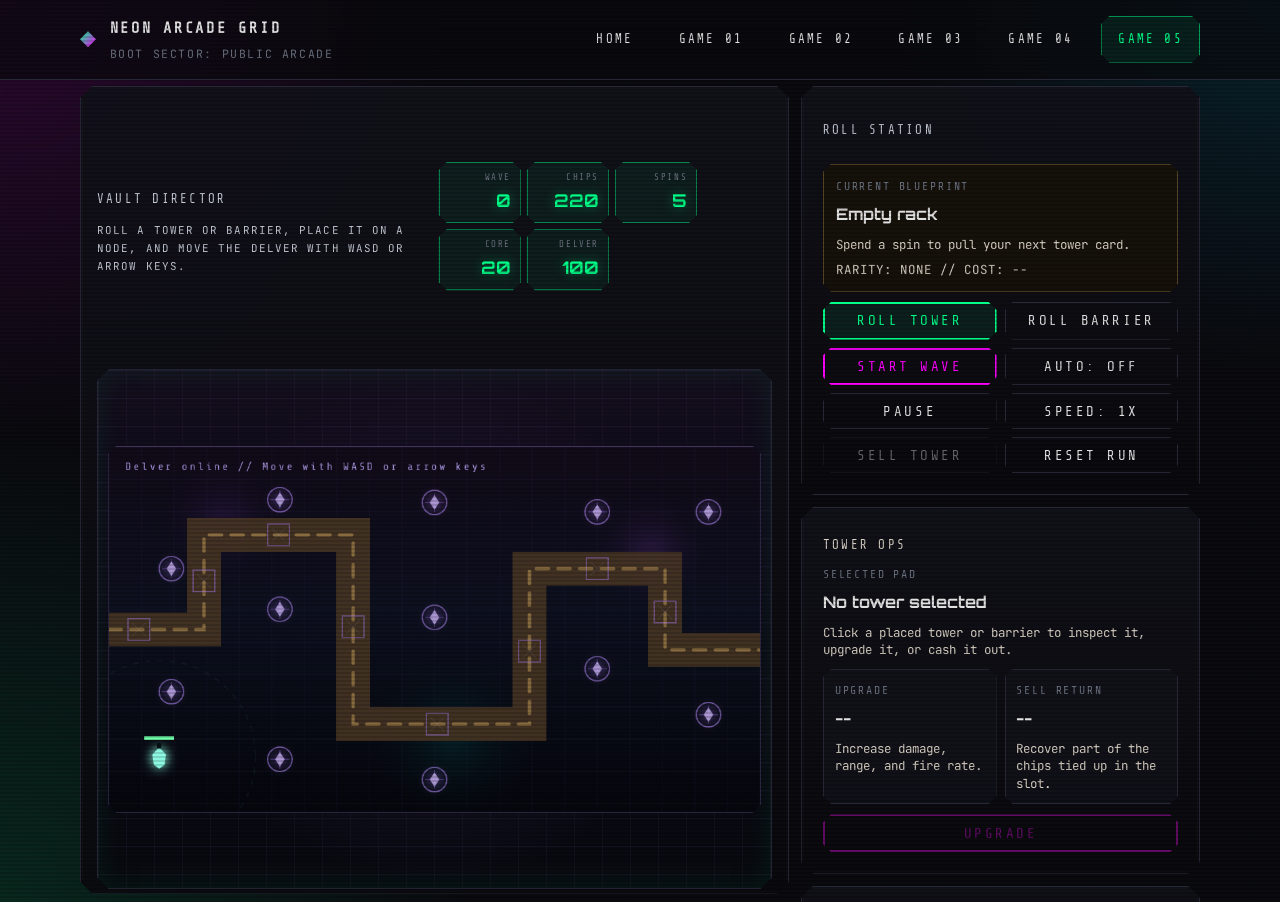
<file: game-05.html>
<!DOCTYPE html>
<html lang="en">
  <head>
    <meta charset="UTF-8" />
    <meta name="viewport" content="width=device-width, initial-scale=1.0" />
    <title>Neon Arcade Grid | Game 05</title>
    <meta
      name="description"
      content="Game 05 is a gambling tower defense prototype where you roll for towers, place your luck, and defend the vault."
    />
    <link rel="preconnect" href="https://fonts.googleapis.com" />
    <link rel="preconnect" href="https://fonts.gstatic.com" crossorigin />
    <link
      href="https://fonts.googleapis.com/css2?family=JetBrains+Mono:wght@400;500;700;800&family=Orbitron:wght@500;700;800;900&family=Share+Tech+Mono&display=swap"
      rel="stylesheet"
    />
    <link rel="stylesheet" href="assets/css/styles.css" />
    <script defer src="assets/js/main.js"></script>
    <script defer src="assets/js/towerluck.js"></script>
  </head>
  <body data-page="game-05">
    <div class="site-shell">
      <header class="site-header">
        <div class="container nav-frame">
          <a class="brand" href="index.html" aria-label="Neon Arcade Grid home">
            <span class="brand-mark"></span>
            <span class="brand-copy">
              <strong>Neon Arcade Grid</strong>
              <span>boot sector: public arcade</span>
            </span>
          </a>
          <button class="menu-toggle" type="button" aria-expanded="false" aria-controls="site-nav">
            <span></span>
            <span></span>
            <span></span>
            <span class="sr-only">Toggle navigation</span>
          </button>
          <nav class="site-nav" id="site-nav" aria-label="Primary">
            <a href="index.html" data-nav="home">Home</a>
            <a href="game-01.html" data-nav="game-01">Game 01</a>
            <a href="game-02.html" data-nav="game-02">Game 02</a>
            <a href="game-03.html" data-nav="game-03">Game 03</a>
            <a href="game-04.html" data-nav="game-04">Game 04</a>
            <a href="game-05.html" data-nav="game-05">Game 05</a>
          </nav>
        </div>
      </header>

      <main class="inner-page">
        <section class="page-hero">
          <div class="container page-hero-grid">
            <div>
              <p class="eyebrow accent-gold">Node 05 // live jackpot defense</p>
              <h1 class="page-title">Jackpot Bastion</h1>
              <p class="hero-text">
                Roll for towers, plant fungal engines in the deep caverns, and guide a lone delver through the underdark while the vault holds against corrupted raiders.
              </p>
              <div class="hero-actions">
                <a class="button button-primary" href="#tower-stage">Jump To Defense</a>
                <a class="button button-outline" href="index.html">Return Home</a>
              </div>
            </div>
            <aside class="panel detail-panel">
              <p class="card-tag accent-gold">Run brief</p>
              <h2>Roll a tower. Claim a cavern node. Guide the delver.</h2>
              <p>
                Spend spins to gamble for stronger towers, use chips to seed and upgrade them, then move your cave-runner with `WASD` or the arrow keys while the lane tries to crack the vault.
              </p>
            </aside>
          </div>
        </section>

        <section class="content-section">
          <div class="container game-layout alt-layout">
            <article class="panel game-stage tower-panel wide-stage" id="tower-stage">
              <div class="tower-hud">
                <div>
                  <p class="stage-label">Vault director</p>
                  <p class="snake-status" data-tower-status>Roll your first tower, place it on a cavern node, and move the delver with WASD or arrow keys.</p>
                </div>
                <div class="score-row">
                  <div class="score-box">
                    <span>Wave</span>
                    <strong data-tower-wave>0</strong>
                  </div>
                  <div class="score-box">
                    <span>Chips</span>
                    <strong data-tower-money>220</strong>
                  </div>
                  <div class="score-box">
                    <span>Spins</span>
                    <strong data-tower-rolls>5</strong>
                  </div>
                  <div class="score-box">
                    <span>Core</span>
                    <strong data-tower-lives>20</strong>
                  </div>
                  <div class="score-box">
                    <span>Delver</span>
                    <strong data-tower-player>100</strong>
                  </div>
                </div>
              </div>
              <div class="stage-screen tower-screen">
                <canvas
                  class="tower-canvas"
                  data-tower-canvas
                  width="960"
                  height="540"
                  aria-label="Jackpot Bastion tower defense board"
                ></canvas>
              </div>
            </article>

            <aside class="tower-sidebar">
              <article class="panel tower-roll-card">
                <p class="card-tag accent-gold">Roll station</p>
                <div class="tower-roll-preview">
                  <span>Current blueprint</span>
                  <strong data-tower-roll-name>Empty rack</strong>
                  <p data-tower-roll-copy>Spend a spin to pull your next tower card.</p>
                  <p class="tower-roll-meta" data-tower-roll-meta>Rarity: none // Cost: --</p>
                </div>
                <div class="tower-roll-actions">
                  <button class="button button-primary" type="button" data-tower-roll>Roll Tower</button>
                  <button class="button button-outline" type="button" data-tower-roll-barrier>Roll Barrier</button>
                  <button class="button button-secondary" type="button" data-tower-start>Start Wave</button>
                  <button class="button button-outline" type="button" data-tower-auto>Auto: Off</button>
                  <button class="button button-outline" type="button" data-tower-pause>Pause</button>
                  <button class="button button-outline" type="button" data-tower-speed>Speed: 1x</button>
                  <button class="button button-outline" type="button" data-tower-sell>Sell Tower</button>
                  <button class="button button-outline" type="button" data-tower-reset>Reset Run</button>
                </div>
              </article>

              <article class="panel tower-upgrade-card">
                <p class="card-tag accent-cyan">Tower ops</p>
                <div>
                  <span>Selected pad</span>
                  <strong data-tower-selected-name>No tower selected</strong>
                  <p data-tower-selected-copy>Click a placed tower to inspect it, upgrade it, or cash it out. Move the delver to pressure the lane.</p>
                </div>
                <div class="tower-upgrade-grid">
                  <article>
                    <span>Upgrade</span>
                    <strong data-tower-upgrade-cost>--</strong>
                    <p>Increase damage, range, and fire rate.</p>
                  </article>
                  <article>
                    <span>Sell return</span>
                    <strong data-tower-sell-value>--</strong>
                    <p>Recover part of the chips tied up in the slot.</p>
                  </article>
                </div>
                <div class="tower-upgrade-actions">
                  <button class="button button-secondary" type="button" data-tower-upgrade>Upgrade</button>
                </div>
              </article>

              <article class="panel tower-log-card">
                <p class="card-tag accent-pink">Defense log</p>
                <div class="tower-log" data-tower-log aria-live="polite"></div>
              </article>
            </aside>
          </div>
        </section>
      </main>

      <footer class="site-footer">
        <div class="container footer-frame">
          <p>Neon Arcade Grid // session year <span data-year></span></p>
          <p>Game node 05 online.</p>
        </div>
      </footer>
    </div>
  </body>
</html>
</file>
<file: assets/css/styles.css>
:root {
  --background: #0a0a0f;
  --foreground: #e0e0e0;
  --card: #12121a;
  --muted: #1c1c2e;
  --muted-foreground: #6b7280;
  --accent: #00ff88;
  --accent-secondary: #ff00ff;
  --accent-tertiary: #00d4ff;
  --border: #2a2a3a;
  --input: #12121a;
  --ring: #00ff88;
  --destructive: #ff3366;
  --shadow-neon: 0 0 5px #00ff88, 0 0 10px rgba(0, 255, 136, 0.25);
  --shadow-neon-sm: 0 0 3px #00ff88, 0 0 6px rgba(0, 255, 136, 0.18);
  --shadow-neon-lg: 0 0 10px #00ff88, 0 0 20px rgba(0, 255, 136, 0.38), 0 0 42px rgba(0, 255, 136, 0.16);
  --shadow-neon-secondary: 0 0 5px #ff00ff, 0 0 20px rgba(255, 0, 255, 0.38);
  --shadow-neon-tertiary: 0 0 5px #00d4ff, 0 0 20px rgba(0, 212, 255, 0.38);
  --container: min(1120px, calc(100% - 2rem));
  --transition-fast: 120ms steps(4);
  --transition-smooth: 220ms cubic-bezier(0.4, 0, 0.2, 1);
  --chamfer: polygon(0 12px, 12px 0, calc(100% - 12px) 0, 100% 12px, 100% calc(100% - 12px), calc(100% - 12px) 100%, 12px 100%, 0 calc(100% - 12px));
  --chamfer-sm: polygon(0 8px, 8px 0, calc(100% - 8px) 0, 100% 8px, 100% calc(100% - 8px), calc(100% - 8px) 100%, 8px 100%, 0 calc(100% - 8px));
}

*,
*::before,
*::after {
  box-sizing: border-box;
}

html {
  scroll-behavior: smooth;
}

body {
  margin: 0;
  min-height: 100vh;
  background:
    radial-gradient(circle at top left, rgba(255, 0, 255, 0.14), transparent 28%),
    radial-gradient(circle at top right, rgba(0, 212, 255, 0.12), transparent 24%),
    radial-gradient(circle at bottom left, rgba(0, 255, 136, 0.12), transparent 30%),
    var(--background);
  color: var(--foreground);
  font-family: "JetBrains Mono", "Fira Code", Consolas, monospace;
  line-height: 1.65;
  position: relative;
  overflow-x: hidden;
}

body::before {
  content: "";
  position: fixed;
  inset: 0;
  background-image:
    linear-gradient(rgba(0, 255, 136, 0.04) 1px, transparent 1px),
    linear-gradient(90deg, rgba(0, 255, 136, 0.04) 1px, transparent 1px);
  background-size: 52px 52px;
  opacity: 0.38;
  pointer-events: none;
  z-index: -2;
}

body::after {
  content: "";
  position: fixed;
  inset: 0;
  background: repeating-linear-gradient(0deg, transparent, transparent 2px, rgba(0, 0, 0, 0.34) 2px, rgba(0, 0, 0, 0.34) 4px);
  opacity: 0.4;
  pointer-events: none;
  z-index: 50;
}

a {
  color: inherit;
  text-decoration: none;
}

button,
a,
input,
textarea,
select {
  -webkit-tap-highlight-color: transparent;
}

button:focus-visible,
a:focus-visible {
  outline: 2px solid var(--ring);
  outline-offset: 4px;
  box-shadow: var(--shadow-neon);
}

.sr-only {
  position: absolute;
  width: 1px;
  height: 1px;
  padding: 0;
  margin: -1px;
  overflow: hidden;
  clip: rect(0, 0, 0, 0);
  border: 0;
}

.site-shell {
  position: relative;
  isolation: isolate;
}

.container {
  width: var(--container);
  margin: 0 auto;
}

.site-header {
  position: sticky;
  top: 0;
  z-index: 30;
  backdrop-filter: blur(18px);
  background: rgba(10, 10, 15, 0.72);
  border-bottom: 1px solid rgba(42, 42, 58, 0.9);
}

.nav-frame {
  display: flex;
  align-items: center;
  justify-content: space-between;
  gap: 1rem;
  padding: 1rem 0;
  position: relative;
}

.brand {
  display: inline-flex;
  align-items: center;
  gap: 0.85rem;
  min-height: 44px;
}

.brand-mark {
  width: 1rem;
  height: 1rem;
  background: linear-gradient(135deg, var(--accent), var(--accent-secondary));
  box-shadow: var(--shadow-neon-lg);
  clip-path: var(--chamfer-sm);
}

.brand-copy {
  display: grid;
  gap: 0.15rem;
}

.brand-copy strong,
.eyebrow,
.card-tag,
.stage-label,
.panel-label,
.site-nav a,
.button {
  font-family: "Share Tech Mono", monospace;
  letter-spacing: 0.18em;
  text-transform: uppercase;
}

.brand-copy strong {
  font-size: 0.95rem;
}

.brand-copy span {
  color: var(--muted-foreground);
  font-size: 0.72rem;
  letter-spacing: 0.14em;
  text-transform: uppercase;
}

.menu-toggle {
  display: none;
  width: 48px;
  height: 48px;
  border: 1px solid var(--border);
  background: rgba(18, 18, 26, 0.88);
  clip-path: var(--chamfer-sm);
  padding: 0;
  align-items: center;
  justify-content: center;
  flex-direction: column;
  gap: 0.28rem;
  cursor: pointer;
}

.menu-toggle span:not(.sr-only) {
  display: block;
  width: 20px;
  height: 2px;
  background: var(--foreground);
  transition: transform var(--transition-smooth), opacity var(--transition-smooth);
}

.menu-toggle[aria-expanded="true"] span:nth-child(1) {
  transform: translateY(6px) rotate(45deg);
}

.menu-toggle[aria-expanded="true"] span:nth-child(2) {
  opacity: 0;
}

.menu-toggle[aria-expanded="true"] span:nth-child(3) {
  transform: translateY(-6px) rotate(-45deg);
}

.site-nav {
  display: flex;
  align-items: center;
  gap: 0.7rem;
}

.site-nav a {
  position: relative;
  min-height: 44px;
  display: inline-flex;
  align-items: center;
  justify-content: center;
  padding: 0.75rem 1rem;
  color: var(--foreground);
  font-size: 0.78rem;
  clip-path: var(--chamfer-sm);
  border: 1px solid transparent;
  transition: color var(--transition-fast), border-color var(--transition-fast), box-shadow var(--transition-smooth), background var(--transition-smooth);
}

.site-nav a:hover,
.site-nav a.is-active {
  color: var(--accent);
  border-color: rgba(0, 255, 136, 0.6);
  background: rgba(0, 255, 136, 0.08);
  box-shadow: var(--shadow-neon-sm);
}

.hero-section,
.page-hero {
  padding: 5.5rem 0 3rem;
}

.hero-grid,
.page-hero-grid {
  display: grid;
  grid-template-columns: minmax(0, 1.15fr) minmax(280px, 0.85fr);
  gap: 2rem;
  align-items: center;
}

.eyebrow,
.card-tag,
.stage-label,
.panel-label {
  color: var(--accent);
  font-size: 0.78rem;
}

.accent-pink {
  color: var(--accent-secondary);
}

.accent-cyan {
  color: var(--accent-tertiary);
}

.accent-gold {
  color: #ffd166;
}

.glitch-title,
.page-title,
h2,
h3 {
  font-family: "Orbitron", "Share Tech Mono", monospace;
  text-transform: uppercase;
  margin: 0;
}

.glitch-title {
  position: relative;
  font-size: clamp(3.5rem, 10vw, 7rem);
  line-height: 0.95;
  letter-spacing: 0.1em;
  margin: 0.4rem 0 1rem;
  color: #f6fff9;
  text-shadow: -2px 0 var(--accent-secondary), 2px 0 var(--accent-tertiary), 0 0 24px rgba(0, 255, 136, 0.4);
  animation: rgb-shift 2.8s infinite steps(2);
}

.glitch-title::before,
.glitch-title::after {
  content: attr(data-text);
  position: absolute;
  inset: 0;
  pointer-events: none;
}

.glitch-title::before {
  color: var(--accent-secondary);
  transform: translate(-2px, 0);
  clip-path: polygon(0 8%, 100% 0, 100% 38%, 0 46%);
  opacity: 0.75;
  animation: glitch-slice 3s infinite steps(2);
}

.glitch-title::after {
  color: var(--accent-tertiary);
  transform: translate(2px, 0);
  clip-path: polygon(0 55%, 100% 48%, 100% 100%, 0 92%);
  opacity: 0.7;
  animation: glitch-slice 2.4s infinite reverse steps(2);
}

.page-title {
  font-size: clamp(2.7rem, 8vw, 5rem);
  letter-spacing: 0.12em;
  color: #f1fffb;
  text-shadow: -2px 0 var(--accent-secondary), 2px 0 var(--accent-tertiary);
}

.hero-text,
.section-heading p,
.panel p {
  max-width: 62ch;
  color: #c5cad5;
}

.type-line {
  position: relative;
  display: inline-block;
  padding-right: 0.75rem;
}

.type-line::after {
  content: "";
  position: absolute;
  right: 0;
  top: 0.2em;
  width: 0.16rem;
  height: 1.1em;
  background: var(--accent);
  box-shadow: var(--shadow-neon);
  animation: blink 1s step-end infinite;
}

.hero-actions {
  display: flex;
  flex-wrap: wrap;
  gap: 0.9rem;
  margin: 2rem 0;
}

.button {
  min-height: 46px;
  display: inline-flex;
  align-items: center;
  justify-content: center;
  padding: 0.85rem 1.15rem;
  border: 2px solid var(--accent);
  color: var(--accent);
  background: transparent;
  clip-path: var(--chamfer-sm);
  transition: transform var(--transition-fast), background var(--transition-fast), color var(--transition-fast), border-color var(--transition-fast), box-shadow var(--transition-smooth), filter var(--transition-fast);
}

.button:hover {
  transform: translateY(-1px);
}

.button:disabled {
  opacity: 0.42;
  cursor: not-allowed;
  filter: grayscale(0.2);
  transform: none;
  box-shadow: none;
}

.button-primary {
  background: rgba(0, 255, 136, 0.08);
}

.button-primary:hover {
  background: var(--accent);
  color: var(--background);
  box-shadow: var(--shadow-neon-lg);
}

.button-secondary {
  border-color: var(--accent-secondary);
  color: var(--accent-secondary);
}

.button-secondary:hover {
  background: var(--accent-secondary);
  color: var(--background);
  box-shadow: var(--shadow-neon-secondary);
}

.button-outline {
  border-width: 1px;
  border-color: var(--border);
  color: var(--foreground);
}

.button-outline:hover {
  border-color: var(--accent);
  color: var(--accent);
  box-shadow: var(--shadow-neon-sm);
}

.panel {
  position: relative;
  background: linear-gradient(180deg, rgba(18, 18, 26, 0.95), rgba(10, 10, 15, 0.94));
  border: 1px solid rgba(42, 42, 58, 0.92);
  padding: 1.3rem;
  clip-path: var(--chamfer);
  overflow: hidden;
  transition: transform var(--transition-fast), border-color var(--transition-fast), box-shadow var(--transition-smooth);
}

.panel::before {
  content: "";
  position: absolute;
  inset: 1px;
  border: 1px solid rgba(255, 255, 255, 0.02);
  clip-path: var(--chamfer);
  pointer-events: none;
}

.panel:hover {
  transform: translateY(-2px);
  border-color: rgba(0, 255, 136, 0.62);
  box-shadow: var(--shadow-neon);
}

.holographic-panel {
  background: linear-gradient(180deg, rgba(28, 28, 46, 0.68), rgba(18, 18, 26, 0.84));
  border-color: rgba(0, 255, 136, 0.32);
  backdrop-filter: blur(16px);
  box-shadow: var(--shadow-neon-sm);
}

.holographic-panel::after,
.detail-panel::after,
.manifesto-card::after {
  content: "";
  position: absolute;
  inset: 0;
  background: linear-gradient(90deg, transparent 0, rgba(0, 255, 136, 0.08) 50%, transparent 100%);
  transform: translateX(-100%);
  animation: sweep 5s infinite;
  pointer-events: none;
}

.terminal-block,
.terminal-copy {
  font-family: "JetBrains Mono", monospace;
}

.terminal-block p,
.terminal-list li {
  display: flex;
  align-items: baseline;
  gap: 0.65rem;
}

.terminal-block span,
.terminal-list span {
  color: var(--accent);
}

.cursor {
  display: inline-block;
  width: 0.5rem;
  height: 1.05rem;
  margin-left: 0.35rem;
  background: var(--accent);
  animation: blink 1s step-end infinite;
  vertical-align: text-bottom;
  box-shadow: var(--shadow-neon-sm);
}

.hud-lines {
  display: grid;
  gap: 0.65rem;
  margin-top: 1.4rem;
}

.hud-lines span {
  display: block;
  height: 0.35rem;
  background: linear-gradient(90deg, var(--accent), transparent);
  clip-path: var(--chamfer-sm);
  opacity: 0.8;
}

.hud-lines span:nth-child(2) {
  background: linear-gradient(90deg, var(--accent-secondary), transparent);
  width: 82%;
}

.hud-lines span:nth-child(3) {
  background: linear-gradient(90deg, var(--accent-tertiary), transparent);
  width: 64%;
}

.stat-grid {
  display: grid;
  grid-template-columns: repeat(2, minmax(0, 1fr));
  gap: 0.85rem;
  margin-top: 2rem;
}

.stat-grid div {
  padding: 1rem;
  background: rgba(18, 18, 26, 0.72);
  border: 1px solid rgba(42, 42, 58, 0.95);
  clip-path: var(--chamfer-sm);
}

.stat-grid dt {
  font-size: 0.72rem;
  text-transform: uppercase;
  letter-spacing: 0.16em;
  color: var(--muted-foreground);
}

.stat-grid dd {
  margin: 0.4rem 0 0;
  font-family: "Orbitron", monospace;
  font-size: 1.4rem;
  color: var(--foreground);
}

.content-section {
  padding: 2rem 0 4.5rem;
}

.section-heading {
  max-width: 48rem;
  margin-bottom: 1.75rem;
}

.section-heading h2 {
  font-size: clamp(2rem, 5vw, 3.3rem);
  letter-spacing: 0.08em;
  margin: 0.2rem 0 0.8rem;
}

.feature-grid {
  display: grid;
  grid-template-columns: repeat(3, minmax(0, 1fr));
  gap: 1rem;
  align-items: start;
  transform: skewY(-1deg);
}

.feature-card:nth-child(2) {
  transform: translateY(1.4rem);
}

.feature-card:nth-child(3) {
  transform: translateY(0.5rem);
}

.feature-card h3,
.manifesto-card h3,
.detail-panel h2 {
  font-size: 1.35rem;
  letter-spacing: 0.08em;
  margin: 0.4rem 0 0.8rem;
}

.terminal-section {
  position: relative;
}

.terminal-layout {
  display: grid;
  grid-template-columns: minmax(0, 1.1fr) minmax(280px, 0.8fr);
  gap: 1rem;
  align-items: start;
}

.terminal-panel {
  background: rgba(10, 10, 15, 0.96);
}

.terminal-topbar {
  display: flex;
  gap: 0.45rem;
  padding-bottom: 1rem;
}

.terminal-topbar span {
  width: 0.7rem;
  height: 0.7rem;
  border-radius: 999px;
  background: var(--destructive);
}

.terminal-topbar span:nth-child(2) {
  background: #ffd166;
}

.terminal-topbar span:nth-child(3) {
  background: var(--accent);
}

.terminal-list {
  padding: 0;
  margin: 1rem 0 0;
  list-style: none;
}

.manifesto-card {
  margin-top: 2.2rem;
}

.inner-page {
  min-height: calc(100vh - 180px);
}

body[data-page="game-04"] .site-shell {
  min-height: 100vh;
  display: grid;
  grid-template-rows: auto 1fr;
}

body[data-page="game-05"] .site-shell {
  min-height: 100vh;
  display: grid;
  grid-template-rows: auto 1fr;
}

body[data-page="game-04"] .inner-page {
  min-height: 0;
  height: calc(100vh - 78px);
  display: grid;
  grid-template-rows: auto auto 1fr;
  overflow: hidden;
}

body[data-page="game-05"] .inner-page {
  min-height: 0;
  height: calc(100vh - 78px);
  display: grid;
  grid-template-rows: auto 1fr;
  overflow: hidden;
}

body[data-page="game-04"] .page-hero {
  padding: 1rem 0 0.75rem;
}

body[data-page="game-04"] .page-hero-grid {
  gap: 1rem;
  align-items: start;
}

body[data-page="game-04"] .page-title {
  font-size: clamp(2rem, 4.2vw, 3.3rem);
}

body[data-page="game-04"] .hero-text {
  max-width: 54ch;
  font-size: 0.95rem;
}

body[data-page="game-04"] .hero-actions {
  margin: 1rem 0 0;
}

body[data-page="game-04"] .hero-actions .button {
  min-height: 40px;
  padding: 0.7rem 1rem;
}

body[data-page="game-04"] .detail-panel h2 {
  font-size: 1.05rem;
  margin-bottom: 0.45rem;
}

body[data-page="game-04"] .detail-panel p {
  font-size: 0.9rem;
}

body[data-page="game-04"] .content-section {
  padding: 0.75rem 0 1rem;
  min-height: 0;
  display: grid;
}

body[data-page="game-04"] .content-section > .container {
  min-height: 0;
}

body[data-page="game-04"] .terminal-panel.slim-terminal {
  max-height: 100%;
  overflow: auto;
}

body[data-page="game-04"] .site-footer {
  display: none;
}

body[data-page="game-05"] .page-hero {
  padding: 1rem 0 0.75rem;
}

body[data-page="game-05"] .page-hero-grid {
  gap: 1rem;
  align-items: start;
}

body[data-page="game-05"] .page-title {
  font-size: clamp(2rem, 4vw, 3.15rem);
}

body[data-page="game-05"] .hero-text {
  max-width: 54ch;
  font-size: 0.95rem;
}

body[data-page="game-05"] .hero-actions {
  margin: 1rem 0 0;
}

body[data-page="game-05"] .hero-actions .button {
  min-height: 40px;
  padding: 0.7rem 1rem;
}

body[data-page="game-05"] .detail-panel h2 {
  font-size: 1.05rem;
  margin-bottom: 0.45rem;
}

body[data-page="game-05"] .detail-panel p {
  font-size: 0.9rem;
}

body[data-page="game-05"] .content-section {
  padding: 0.75rem 0 1rem;
  min-height: 0;
  display: grid;
}

body[data-page="game-05"] .content-section > .container {
  min-height: 0;
}

body[data-page="game-05"] .site-footer {
  display: none;
}

@media (min-width: 901px) {
  body[data-page="game-04"] .page-hero {
    display: none;
  }

  body[data-page="game-04"] .inner-page {
    grid-template-rows: auto 1fr;
  }

  body[data-page="game-04"] .content-section {
    padding: 0.4rem 0 0.5rem;
  }

  body[data-page="game-04"] .relic-layout {
    grid-template-columns: 1fr;
  }

  body[data-page="game-04"] .terminal-panel.slim-terminal {
    display: none;
  }

  body[data-page="game-04"] .relic-panel {
    gap: 0.45rem;
  }

  body[data-page="game-04"] .relic-hud {
    align-items: center;
    gap: 0.55rem;
  }

  body[data-page="game-04"] .snake-status {
    margin-top: 0.18rem;
    font-size: 0.68rem;
    letter-spacing: 0.1em;
  }

  body[data-page="game-04"] .score-row {
    gap: 0.38rem;
  }

  body[data-page="game-04"] .score-box {
    min-width: 82px;
    padding: 0.42rem 0.55rem;
  }

  body[data-page="game-04"] .score-box span {
    font-size: 0.56rem;
  }

  body[data-page="game-04"] .score-box strong {
    margin-top: 0.12rem;
    font-size: 1.1rem;
  }

  body[data-page="game-04"] .relic-grid {
    grid-template-columns: minmax(0, 1.62fr) minmax(340px, 0.88fr);
    gap: 0.75rem;
    min-height: 0;
  }

  body[data-page="game-04"] .relic-live-strip {
    gap: 0.55rem;
  }

  body[data-page="game-04"] .relic-screen {
    padding: 0.65rem;
    gap: 0.55rem;
  }

  body[data-page="game-04"] .relic-canvas {
    max-height: min(38vh, 360px);
  }

  body[data-page="game-04"] .combat-log {
    min-height: 104px;
    max-height: 140px;
  }

  body[data-page="game-04"] .loadout-card {
    padding: 0.62rem;
  }

  body[data-page="game-04"] .loadout-list {
    gap: 0.55rem;
    max-height: none;
  }

  body[data-page="game-04"] .actor-card {
    min-height: 94px;
  }

  body[data-page="game-04"] .combat-stage {
    gap: 0.75rem;
    max-height: none;
    overflow: visible;
    padding-right: 0;
  }

  body[data-page="game-05"] .page-hero {
    display: none;
  }

  body[data-page="game-05"] .content-section {
    padding: 0.4rem 0 0.5rem;
  }

  body[data-page="game-05"] .game-layout.alt-layout {
    grid-template-columns: minmax(0, 1.6fr) minmax(320px, 0.9fr);
    gap: 0.75rem;
    align-items: stretch;
    min-height: 100%;
  }

  body[data-page="game-05"] .tower-panel {
    gap: 0.45rem;
    min-height: 100%;
  }

  body[data-page="game-05"] .tower-hud {
    align-items: center;
    gap: 0.55rem;
  }

  body[data-page="game-05"] .snake-status {
    margin-top: 0.18rem;
    font-size: 0.68rem;
    letter-spacing: 0.1em;
  }

  body[data-page="game-05"] .score-row {
    gap: 0.38rem;
  }

  body[data-page="game-05"] .score-box {
    min-width: 82px;
    padding: 0.42rem 0.55rem;
  }

  body[data-page="game-05"] .score-box span {
    font-size: 0.56rem;
  }

  body[data-page="game-05"] .score-box strong {
    margin-top: 0.12rem;
    font-size: 1.1rem;
  }

  body[data-page="game-05"] .tower-screen {
    min-height: 0;
    height: 100%;
    padding: 0.65rem;
  }

  body[data-page="game-05"] .tower-canvas {
    width: 100%;
    max-width: 100%;
    max-height: min(44vh, 390px);
  }

  body[data-page="game-05"] .tower-sidebar {
    grid-template-rows: auto auto minmax(0, 1fr);
    min-height: 0;
    gap: 0.75rem;
  }

  body[data-page="game-05"] .tower-roll-card,
  body[data-page="game-05"] .tower-upgrade-card,
  body[data-page="game-05"] .tower-log-card {
    gap: 0.65rem;
    min-height: 0;
  }

  body[data-page="game-05"] .tower-roll-preview {
    padding: 0.75rem;
  }

  body[data-page="game-05"] .tower-roll-preview strong,
  body[data-page="game-05"] .tower-upgrade-card strong {
    font-size: 1rem;
  }

  body[data-page="game-05"] .tower-roll-preview p,
  body[data-page="game-05"] .tower-upgrade-card p {
    font-size: 0.78rem;
    line-height: 1.4;
  }

  body[data-page="game-05"] .tower-roll-actions {
    gap: 0.5rem;
  }

  body[data-page="game-05"] .tower-roll-actions .button,
  body[data-page="game-05"] .tower-upgrade-actions .button {
    min-height: 40px;
    padding: 0.65rem 0.7rem;
  }

  body[data-page="game-05"] .tower-upgrade-grid {
    gap: 0.5rem;
  }

  body[data-page="game-05"] .tower-upgrade-card article {
    padding: 0.68rem;
  }

  body[data-page="game-05"] .tower-log {
    min-height: 0;
    max-height: none;
    height: 100%;
    padding: 0.75rem;
  }
}

body[data-page="game-05"] .tower-log-card {
  min-height: 0;
}

.landscape-warning {
  display: none;
  padding: 1.5rem 0 0;
}

.landscape-warning-panel {
  text-align: center;
  display: grid;
  gap: 0.55rem;
}

.game-layout {
  display: grid;
  grid-template-columns: minmax(0, 1.4fr) minmax(260px, 0.6fr);
  gap: 1rem;
  align-items: start;
}

.alt-layout {
  grid-template-columns: minmax(260px, 0.65fr) minmax(0, 1.35fr);
}

.relic-layout {
  grid-template-columns: minmax(220px, 0.42fr) minmax(0, 1.58fr);
  align-items: stretch;
  min-height: 100%;
}

.slim-terminal {
  min-height: 100%;
}

.game-stage,
.wide-stage {
  padding: 1rem;
}

.snake-panel {
  display: grid;
  gap: 1rem;
}

.snake-hud {
  display: flex;
  justify-content: space-between;
  gap: 1rem;
  align-items: end;
}

.snake-meta {
  display: grid;
  gap: 0.75rem;
  justify-items: end;
}

.ping-meta {
  display: grid;
  gap: 0.75rem;
  justify-items: end;
}

.score-row {
  display: flex;
  flex-wrap: wrap;
  gap: 0.75rem;
}

.ping-ai-score {
  border-color: rgba(255, 0, 255, 0.45);
  background: rgba(255, 0, 255, 0.08);
  box-shadow: var(--shadow-neon-secondary);
}

.ping-ai-score strong {
  color: var(--accent-secondary);
  text-shadow: 0 0 12px rgba(255, 0, 255, 0.35);
}

.mode-switcher {
  display: flex;
  flex-wrap: wrap;
  justify-content: flex-end;
  gap: 0.5rem;
}

.mode-button {
  min-height: 40px;
  padding: 0.65rem 0.85rem;
  font-size: 0.72rem;
}

.mode-button.is-active {
  border-color: var(--accent-secondary);
  color: var(--accent-secondary);
  background: rgba(255, 0, 255, 0.12);
  box-shadow: var(--shadow-neon-secondary);
}

.snake-status {
  margin: 0.35rem 0 0;
  color: var(--muted-foreground);
  text-transform: uppercase;
  letter-spacing: 0.12em;
  font-size: 0.82rem;
}

.score-box {
  min-width: 110px;
  padding: 0.9rem 1rem;
  border: 1px solid rgba(0, 255, 136, 0.45);
  clip-path: var(--chamfer-sm);
  background: rgba(0, 255, 136, 0.06);
  box-shadow: var(--shadow-neon-sm);
  text-align: right;
}

.score-box span {
  display: block;
  color: var(--muted-foreground);
  font-family: "Share Tech Mono", monospace;
  font-size: 0.72rem;
  letter-spacing: 0.18em;
  text-transform: uppercase;
}

.score-box strong {
  display: block;
  margin-top: 0.3rem;
  font-family: "Orbitron", monospace;
  font-size: 2rem;
  color: var(--accent);
  text-shadow: 0 0 12px rgba(0, 255, 136, 0.35);
}

.stage-screen {
  min-height: 360px;
  display: grid;
  justify-items: center;
  align-items: center;
  margin-top: 0.8rem;
  color: var(--foreground);
  text-transform: uppercase;
  letter-spacing: 0.18em;
  text-align: center;
  padding: 1.5rem;
  border: 1px solid rgba(42, 42, 58, 0.95);
  clip-path: var(--chamfer);
  background:
    radial-gradient(circle at center, rgba(0, 255, 136, 0.14), transparent 55%),
    linear-gradient(180deg, rgba(28, 28, 46, 0.75), rgba(10, 10, 15, 0.95));
  box-shadow: inset 0 0 30px rgba(0, 255, 136, 0.08);
}

.snake-screen {
  position: relative;
  overflow: hidden;
  padding: clamp(0.75rem, 2vw, 1rem);
  background:
    linear-gradient(rgba(0, 255, 136, 0.06) 1px, transparent 1px),
    linear-gradient(90deg, rgba(0, 255, 136, 0.06) 1px, transparent 1px),
    radial-gradient(circle at center, rgba(0, 255, 136, 0.14), transparent 60%),
    linear-gradient(180deg, rgba(7, 19, 14, 0.96), rgba(10, 10, 15, 0.98));
  background-size: 24px 24px, 24px 24px, auto, auto;
}

.ping-panel {
  display: grid;
  gap: 1rem;
}

.ping-hud {
  display: flex;
  justify-content: space-between;
  gap: 1rem;
  align-items: end;
}

.ping-screen {
  position: relative;
  overflow: hidden;
  padding: clamp(0.75rem, 2vw, 1rem);
  background:
    linear-gradient(rgba(255, 0, 255, 0.06) 1px, transparent 1px),
    linear-gradient(90deg, rgba(255, 0, 255, 0.06) 1px, transparent 1px),
    radial-gradient(circle at center, rgba(255, 0, 255, 0.12), transparent 60%),
    linear-gradient(180deg, rgba(20, 8, 19, 0.96), rgba(10, 10, 15, 0.98));
  background-size: 28px 28px, 28px 28px, auto, auto;
}

.ping-canvas {
  width: min(100%, 520px);
  aspect-ratio: 52 / 76;
  border: 1px solid rgba(255, 0, 255, 0.3);
  clip-path: var(--chamfer-sm);
  background:
    repeating-linear-gradient(0deg, rgba(255, 255, 255, 0.02), rgba(255, 255, 255, 0.02) 2px, transparent 2px, transparent 4px),
    rgba(12, 7, 14, 0.98);
  box-shadow: inset 0 0 24px rgba(255, 0, 255, 0.12), 0 0 24px rgba(255, 0, 255, 0.1);
  cursor: crosshair;
}

.cube-panel {
  display: grid;
  gap: 1rem;
}

.cube-hud {
  display: flex;
  justify-content: space-between;
  gap: 1rem;
  align-items: end;
}

.cube-screen {
  position: relative;
  overflow: hidden;
  padding: clamp(0.75rem, 2vw, 1rem);
  background:
    linear-gradient(rgba(0, 212, 255, 0.06) 1px, transparent 1px),
    linear-gradient(90deg, rgba(0, 212, 255, 0.06) 1px, transparent 1px),
    radial-gradient(circle at center, rgba(0, 212, 255, 0.14), transparent 60%),
    linear-gradient(180deg, rgba(8, 16, 22, 0.96), rgba(10, 10, 15, 0.98));
  background-size: 28px 28px, 28px 28px, auto, auto;
}

.cube-canvas {
  width: min(100%, clamp(320px, 72vh, 560px));
  aspect-ratio: 1;
  justify-self: center;
  align-self: center;
  border: 1px solid rgba(0, 212, 255, 0.3);
  clip-path: var(--chamfer-sm);
  background:
    repeating-linear-gradient(0deg, rgba(255, 255, 255, 0.02), rgba(255, 255, 255, 0.02) 2px, transparent 2px, transparent 4px),
    rgba(7, 12, 18, 0.98);
  box-shadow: inset 0 0 24px rgba(0, 212, 255, 0.12), 0 0 24px rgba(0, 212, 255, 0.1);
}

.tower-panel {
  display: grid;
  gap: 1rem;
}

.tower-hud {
  display: flex;
  justify-content: space-between;
  gap: 1rem;
  align-items: end;
}

.tower-screen {
  position: relative;
  overflow: hidden;
  display: grid;
  place-items: center;
  padding: clamp(0.75rem, 2vw, 1rem);
  background:
    linear-gradient(rgba(151, 120, 208, 0.06) 1px, transparent 1px),
    linear-gradient(90deg, rgba(151, 120, 208, 0.06) 1px, transparent 1px),
    radial-gradient(circle at center, rgba(126, 82, 208, 0.14), transparent 60%),
    linear-gradient(180deg, rgba(20, 14, 30, 0.96), rgba(8, 10, 16, 0.98));
  background-size: 28px 28px, 28px 28px, auto, auto;
}

.tower-canvas {
  width: min(100%, 760px);
  aspect-ratio: 16 / 9;
  border: 1px solid rgba(151, 120, 208, 0.34);
  clip-path: var(--chamfer-sm);
  background:
    repeating-linear-gradient(0deg, rgba(255, 255, 255, 0.02), rgba(255, 255, 255, 0.02) 2px, transparent 2px, transparent 4px),
    rgba(14, 12, 22, 0.98);
  box-shadow: inset 0 0 26px rgba(151, 120, 208, 0.14), 0 0 26px rgba(110, 70, 208, 0.08);
  cursor: crosshair;
}

.tower-sidebar {
  display: grid;
  gap: 1rem;
}

.tower-roll-card,
.tower-upgrade-card,
.tower-log-card {
  display: grid;
  gap: 0.8rem;
}

.tower-roll-actions {
  display: grid;
  grid-template-columns: repeat(2, minmax(0, 1fr));
  gap: 0.6rem;
}

.tower-roll-preview {
  padding: 1rem;
  border: 1px solid rgba(255, 209, 102, 0.28);
  clip-path: var(--chamfer-sm);
  background: rgba(24, 18, 8, 0.82);
}

.tower-roll-preview span,
.tower-upgrade-card span {
  display: block;
  color: var(--muted-foreground);
  font-family: "Share Tech Mono", monospace;
  font-size: 0.72rem;
  letter-spacing: 0.16em;
  text-transform: uppercase;
}

.tower-roll-preview strong,
.tower-upgrade-card strong {
  display: block;
  margin-top: 0.35rem;
  font-family: "Orbitron", monospace;
  font-size: 1.12rem;
}

.tower-roll-preview p,
.tower-upgrade-card p {
  margin: 0.5rem 0 0;
  color: #d8d0c4;
}

.tower-roll-meta {
  color: #ffd166;
  font-size: 0.82rem;
  letter-spacing: 0.08em;
  text-transform: uppercase;
}

.tower-roll-meta.is-unaffordable {
  color: #ff3366;
  text-shadow: 0 0 10px rgba(255, 51, 102, 0.3);
}

.tower-upgrade-grid {
  display: grid;
  grid-template-columns: repeat(2, minmax(0, 1fr));
  gap: 0.6rem;
}

.tower-upgrade-card article {
  padding: 0.85rem;
  border: 1px solid rgba(42, 42, 58, 0.95);
  clip-path: var(--chamfer-sm);
  background: rgba(18, 18, 26, 0.78);
}

.tower-upgrade-actions {
  display: grid;
}

.tower-log {
  min-height: 180px;
  max-height: 240px;
  overflow: auto;
  padding: 1rem;
  border: 1px solid rgba(42, 42, 58, 0.95);
  clip-path: var(--chamfer-sm);
  background: rgba(10, 10, 15, 0.96);
  display: grid;
  gap: 0.4rem;
  align-content: start;
}

.tower-log p {
  margin: 0;
  color: #ddd4c5;
}

.relic-panel {
  display: grid;
  gap: 1rem;
  min-height: 100%;
}

.relic-hud {
  display: flex;
  justify-content: space-between;
  gap: 1rem;
  align-items: end;
}

.relic-grid {
  display: grid;
  grid-template-columns: minmax(0, 1.55fr) minmax(320px, 0.95fr);
  gap: 1rem;
  align-items: start;
  min-height: 100%;
}

.relic-subpanel {
  display: grid;
  gap: 1rem;
  min-height: 0;
}

.relic-sidebar {
  display: grid;
  gap: 1rem;
  grid-template-rows: minmax(0, 1fr) minmax(0, 1fr);
  min-height: 0;
}

.relic-loadout-panel,
.relic-combat-panel {
  min-height: 0;
  align-content: start;
}

.relic-loadout-panel {
  grid-template-rows: auto auto minmax(0, 1fr) auto;
}

.relic-combat-panel {
  grid-template-rows: auto minmax(0, 1fr);
}

.relic-arena-panel {
  display: grid;
  gap: 1rem;
  min-height: 100%;
  grid-template-rows: auto auto minmax(0, 1fr);
}

.arena-heading {
  display: grid;
  gap: 0.35rem;
}

.arena-hint {
  margin: 0;
  color: #c8d2dd;
  font-size: 0.86rem;
}

.relic-live-strip {
  display: grid;
  gap: 0.7rem;
}

.relic-live-overlay {
  width: 100%;
  align-self: start;
}

.relic-bars {
  grid-template-columns: repeat(2, minmax(0, 1fr));
}

.relic-screen {
  min-height: 0;
  height: 100%;
  align-content: start;
  gap: 0.75rem;
  padding: clamp(0.75rem, 2vw, 1rem);
  background:
    linear-gradient(rgba(90, 255, 214, 0.07) 1px, transparent 1px),
    linear-gradient(90deg, rgba(90, 255, 214, 0.07) 1px, transparent 1px),
    radial-gradient(circle at center, rgba(92, 224, 255, 0.2), transparent 60%),
    linear-gradient(180deg, rgba(16, 30, 42, 0.96), rgba(14, 20, 28, 0.99));
  background-size: 28px 28px, 28px 28px, auto, auto;
}

.relic-canvas {
  width: 100%;
  max-width: 100%;
  aspect-ratio: 16 / 9;
  max-height: min(42vh, 420px);
  align-self: start;
  border: 1px solid rgba(0, 212, 255, 0.3);
  clip-path: var(--chamfer-sm);
  background:
    repeating-linear-gradient(0deg, rgba(255, 255, 255, 0.02), rgba(255, 255, 255, 0.02) 2px, transparent 2px, transparent 4px),
    rgba(12, 24, 34, 0.98);
  box-shadow: inset 0 0 26px rgba(92, 224, 255, 0.18), 0 0 28px rgba(0, 212, 255, 0.12);
}

.loadout-list {
  display: grid;
  gap: 0.8rem;
  min-height: 0;
  overflow-y: auto;
  overscroll-behavior: contain;
  padding-right: 0.3rem;
}

.sidebar-loadout-list {
  gap: 0.5rem;
  overflow-y: auto;
  padding-right: 0.25rem;
}

.sidebar-loadout-list .loadout-card p {
  font-size: 0.76rem;
  line-height: 1.42;
  margin-top: 0.35rem;
}

.sidebar-loadout-list .loadout-card strong {
  font-size: clamp(0.82rem, 1.1vw, 1rem);
}

.loadout-card {
  padding: 1rem;
  background: rgba(18, 18, 26, 0.8);
  border: 1px solid rgba(42, 42, 58, 0.95);
  clip-path: var(--chamfer-sm);
}

.loadout-card span,
.combat-bar span,
.actor-card p {
  display: block;
  color: var(--muted-foreground);
  font-family: "Share Tech Mono", monospace;
  font-size: 0.72rem;
  letter-spacing: 0.16em;
  text-transform: uppercase;
}

.loadout-card strong,
.actor-card strong {
  display: block;
  margin-top: 0.35rem;
  font-family: "Orbitron", monospace;
  font-size: 1.15rem;
}

.rarity-common {
  color: #d7dde7;
}

.rarity-uncommon {
  color: #72ffa9;
  text-shadow: 0 0 10px rgba(114, 255, 169, 0.2);
}

.rarity-rare {
  color: #55e4ff;
  text-shadow: 0 0 10px rgba(85, 228, 255, 0.24);
}

.rarity-epic {
  color: #ff7bff;
  text-shadow: 0 0 12px rgba(255, 123, 255, 0.28);
}

.rarity-legendary {
  color: #ffd166;
  text-shadow: 0 0 14px rgba(255, 209, 102, 0.32);
}

.rarity-mythic {
  color: #ff5f87;
  text-shadow: 0 0 16px rgba(255, 95, 135, 0.38);
}

.rarity-exotic {
  color: #8a7dff;
  text-shadow: 0 0 18px rgba(138, 125, 255, 0.42);
}

.rarity-divine {
  color: #fff1a1;
  text-shadow: 0 0 20px rgba(255, 241, 161, 0.5);
}

.rarity-godlike {
  color: #fff7c7;
  text-shadow: 0 0 24px rgba(255, 247, 199, 0.72), 0 0 40px rgba(255, 217, 92, 0.35);
}

.rarity-nathan {
  color: #2b003f;
  text-shadow: 0 0 6px #8a00ff, 0 0 18px #4b0082, 0 0 38px #ff00ff;
  animation: rgb-shift 1.2s infinite steps(2);
}

.actor-card span {
  color: #c9d2de;
  font-size: 0.8rem;
}

.loadout-card p {
  margin: 0.55rem 0 0;
  color: #c7d0db;
}

.roll-actions,
.combat-actions {
  display: flex;
  flex-wrap: wrap;
  gap: 0.75rem;
}

.relic-top-actions,
.relic-roll-actions {
  display: grid;
  grid-template-columns: repeat(5, minmax(0, 1fr));
  gap: 0.6rem;
}

.relic-roll-actions {
  grid-template-columns: repeat(3, minmax(0, 1fr));
}

.relic-top-actions .button,
.relic-roll-actions .button {
  width: 100%;
  min-height: 38px;
  padding: 0.58rem 0.55rem;
  font-size: 0.68rem;
}

.combat-stage {
  display: grid;
  gap: 1rem;
  min-height: 0;
  overflow-y: auto;
  overscroll-behavior: contain;
}

.combat-bars {
  display: grid;
  gap: 0.9rem;
}

.combat-bar strong {
  color: var(--foreground);
}

.bar-shell {
  margin-top: 0.45rem;
  height: 12px;
  border: 1px solid rgba(42, 42, 58, 0.95);
  background: rgba(10, 10, 15, 0.92);
  clip-path: var(--chamfer-sm);
  overflow: hidden;
}

.bar-fill {
  height: 100%;
  width: 100%;
  transition: width 180ms linear;
}

.player-fill {
  background: linear-gradient(90deg, var(--accent-tertiary), var(--accent));
}

.enemy-fill {
  background: linear-gradient(90deg, var(--destructive), var(--accent-secondary));
}

.combat-actors {
  display: grid;
  grid-template-columns: repeat(2, minmax(0, 1fr));
  gap: 0.8rem;
}

.actor-card {
  min-height: 120px;
  padding: 1rem;
  border: 1px solid rgba(42, 42, 58, 0.95);
  clip-path: var(--chamfer-sm);
  display: grid;
  align-content: center;
  gap: 0.35rem;
  text-align: center;
}

.player-actor {
  background: radial-gradient(circle at center, rgba(0, 212, 255, 0.18), rgba(10, 10, 15, 0.92));
}

.enemy-actor {
  background: radial-gradient(circle at center, rgba(255, 0, 255, 0.16), rgba(10, 10, 15, 0.92));
}

.combat-log {
  min-height: 128px;
  max-height: 180px;
  overflow: auto;
  padding: 1rem;
  border: 1px solid rgba(42, 42, 58, 0.95);
  background: rgba(10, 10, 15, 0.96);
  clip-path: var(--chamfer-sm);
  display: grid;
  gap: 0.45rem;
  align-content: start;
}

.combat-log p {
  margin: 0;
  color: #d6dce5;
}

.odds-panel {
  display: grid;
  gap: 0.32rem;
  padding: 0.42rem;
  border: 1px solid rgba(255, 0, 255, 0.28);
  background: rgba(255, 0, 255, 0.05);
  clip-path: var(--chamfer-sm);
}

.odds-panel .card-tag {
  margin: 0;
  font-size: 0.62rem;
}

.odds-grid {
  display: grid;
  grid-template-columns: repeat(9, minmax(0, 1fr));
  gap: 0.2rem;
}

.odds-row {
  padding: 0.25rem 0.24rem;
  border: 1px solid rgba(42, 42, 58, 0.92);
  background: rgba(10, 10, 15, 0.72);
  clip-path: var(--chamfer-sm);
}

.odds-row span {
  display: block;
  color: var(--muted-foreground);
  font-family: "Share Tech Mono", monospace;
  font-size: 0.42rem;
  letter-spacing: 0.08em;
  text-transform: uppercase;
  white-space: nowrap;
  overflow: hidden;
  text-overflow: clip;
}

.odds-row strong {
  display: block;
  margin-top: 0.1rem;
  font-family: "Orbitron", monospace;
  font-size: 0.52rem;
}

.relic-confirm {
  position: absolute;
  inset: 0;
  z-index: 8;
  display: grid;
  place-items: center;
  padding: 1rem;
  background:
    repeating-linear-gradient(0deg, rgba(255, 51, 102, 0.12), rgba(255, 51, 102, 0.12) 2px, transparent 2px, transparent 5px),
    radial-gradient(circle at center, rgba(255, 51, 102, 0.38), rgba(10, 10, 15, 0.94) 68%);
  border: 1px solid rgba(255, 51, 102, 0.75);
  box-shadow: inset 0 0 42px rgba(255, 51, 102, 0.34), 0 0 28px rgba(255, 51, 102, 0.25);
}

.relic-confirm.is-hidden {
  display: none;
}

.relic-confirm-card {
  width: min(100%, 420px);
  display: grid;
  gap: 0.85rem;
  padding: 1rem;
  border: 2px solid var(--destructive);
  background: rgba(20, 4, 10, 0.96);
  clip-path: var(--chamfer);
  box-shadow: 0 0 18px rgba(255, 51, 102, 0.45);
}

.relic-confirm-card h3 {
  color: #ffe7ef;
  font-size: 1rem;
  letter-spacing: 0.12em;
}

.relic-confirm-card p {
  margin: 0;
  color: #ffd3dd;
  font-size: 0.8rem;
}

.relic-confirm-actions {
  display: grid;
  grid-template-columns: repeat(2, minmax(0, 1fr));
  gap: 0.55rem;
}

.snake-canvas {
  width: min(100%, 480px);
  aspect-ratio: 1;
  border: 1px solid rgba(0, 255, 136, 0.3);
  clip-path: var(--chamfer-sm);
  background:
    repeating-linear-gradient(0deg, rgba(0, 0, 0, 0.08), rgba(0, 0, 0, 0.08) 2px, transparent 2px, transparent 4px),
    rgba(3, 14, 10, 0.98);
  box-shadow: inset 0 0 24px rgba(0, 255, 136, 0.12), 0 0 24px rgba(0, 255, 136, 0.1);
}

.snake-overlay {
  position: absolute;
  inset: 0;
  display: grid;
  place-items: center;
  align-content: center;
  gap: 0.9rem;
  padding: 1.5rem;
  text-align: center;
  background: rgba(7, 10, 12, 0.82);
  backdrop-filter: blur(8px);
  transition: opacity var(--transition-smooth), visibility var(--transition-smooth);
}

.snake-overlay.is-hidden {
  opacity: 0;
  visibility: hidden;
  pointer-events: none;
}

.snake-overlay h2 {
  font-size: clamp(1.5rem, 4vw, 2.3rem);
  letter-spacing: 0.08em;
}

.snake-overlay p {
  max-width: 32ch;
  margin: 0;
}

.is-visually-hidden {
  display: none;
}

.magenta-screen {
  background:
    radial-gradient(circle at center, rgba(255, 0, 255, 0.16), transparent 55%),
    linear-gradient(180deg, rgba(28, 18, 46, 0.75), rgba(10, 10, 15, 0.95));
  box-shadow: inset 0 0 30px rgba(255, 0, 255, 0.08);
}

.cyan-screen {
  background:
    radial-gradient(circle at center, rgba(0, 212, 255, 0.16), transparent 55%),
    linear-gradient(180deg, rgba(18, 26, 46, 0.75), rgba(10, 10, 15, 0.95));
  box-shadow: inset 0 0 30px rgba(0, 212, 255, 0.08);
}

.wide-stage .stage-screen {
  min-height: 440px;
}

.site-footer {
  border-top: 1px solid rgba(42, 42, 58, 0.95);
  background: rgba(10, 10, 15, 0.78);
}

.footer-frame {
  display: flex;
  justify-content: space-between;
  gap: 1rem;
  padding: 1.1rem 0 2rem;
  color: var(--muted-foreground);
  font-size: 0.8rem;
  text-transform: uppercase;
  letter-spacing: 0.12em;
}

@keyframes blink {
  50% {
    opacity: 0;
  }
}

@keyframes rgb-shift {
  0%,
  100% {
    text-shadow: -2px 0 var(--accent-secondary), 2px 0 var(--accent-tertiary), 0 0 24px rgba(0, 255, 136, 0.4);
  }
  50% {
    text-shadow: 2px 0 var(--accent-secondary), -2px 0 var(--accent-tertiary), 0 0 28px rgba(0, 255, 136, 0.5);
  }
}

@keyframes glitch-slice {
  0%,
  100% {
    transform: translate(0, 0);
  }
  20% {
    transform: translate(-3px, 2px);
  }
  40% {
    transform: translate(2px, -2px);
  }
  60% {
    transform: translate(-2px, -1px);
  }
  80% {
    transform: translate(2px, 1px);
  }
}

@keyframes sweep {
  0% {
    transform: translateX(-100%);
  }
  45%,
  100% {
    transform: translateX(100%);
  }
}

@media (prefers-reduced-motion: reduce) {
  html {
    scroll-behavior: auto;
  }

  *,
  *::before,
  *::after {
    animation-duration: 0.01ms !important;
    animation-iteration-count: 1 !important;
    transition-duration: 0.01ms !important;
  }
}

@media (max-width: 900px) {
  .hero-grid,
  .page-hero-grid,
  .terminal-layout,
  .game-layout,
  .alt-layout,
  .feature-grid {
    grid-template-columns: 1fr;
    transform: none;
  }

  .feature-card:nth-child(2),
  .feature-card:nth-child(3),
  .manifesto-card {
    transform: none;
    margin-top: 0;
  }

  .menu-toggle {
    display: inline-flex;
  }

  .site-nav {
    position: absolute;
    top: calc(100% + 0.6rem);
    left: 1rem;
    right: 1rem;
    display: grid;
    gap: 0.55rem;
    padding: 0.8rem;
    border: 1px solid var(--border);
    clip-path: var(--chamfer);
    background: rgba(10, 10, 15, 0.96);
    box-shadow: var(--shadow-neon-sm);
    opacity: 0;
    transform: translateY(-10px);
    pointer-events: none;
    transition: opacity var(--transition-smooth), transform var(--transition-smooth);
  }

  .site-nav.is-open {
    opacity: 1;
    transform: translateY(0);
    pointer-events: auto;
  }

  .site-nav a {
    width: 100%;
  }

  .footer-frame {
    flex-direction: column;
  }

  .relic-layout {
    grid-template-columns: 1fr;
  }

  body[data-page="game-04"] .inner-page {
    height: auto;
    min-height: calc(100vh - 78px);
    overflow: visible;
  }

  body[data-page="game-05"] .inner-page {
    height: auto;
    min-height: calc(100vh - 78px);
    overflow: visible;
  }

  body[data-page="game-04"] .content-section {
    display: block;
  }

  body[data-page="game-05"] .content-section {
    display: block;
  }

  body[data-page="game-04"] .site-footer {
    display: block;
  }

  body[data-page="game-05"] .site-footer {
    display: block;
  }

  .relic-grid,
  .combat-actors {
    grid-template-columns: 1fr;
  }

  .tower-roll-actions,
  .tower-upgrade-grid {
    grid-template-columns: 1fr;
  }

  .relic-bars,
  .relic-top-actions,
  .relic-roll-actions,
  .odds-grid {
    grid-template-columns: 1fr;
  }
}

@media (orientation: portrait) and (max-width: 1024px) {
  .landscape-warning {
    display: block;
  }
}

@media (max-width: 640px) {
  .hero-section,
  .page-hero,
  .content-section {
    padding-top: 4rem;
    padding-bottom: 3rem;
  }

  .glitch-title {
    font-size: clamp(2.9rem, 16vw, 4.8rem);
  }

  .page-title {
    font-size: clamp(2.35rem, 13vw, 3.6rem);
  }

  .hero-actions .button {
    width: 100%;
  }

  .snake-hud {
    align-items: stretch;
    flex-direction: column;
  }

  .snake-meta,
  .ping-meta,
  .mode-switcher {
    justify-items: stretch;
    justify-content: stretch;
  }

  .ping-hud,
  .score-box {
    text-align: left;
  }

  .ping-hud {
    align-items: stretch;
    flex-direction: column;
  }

  .relic-hud {
    align-items: stretch;
    flex-direction: column;
  }

  .score-row {
    flex-direction: column;
  }

  .relic-panel {
    min-height: 0;
  }

  .stat-grid {
    grid-template-columns: 1fr;
  }

  .stage-screen,
  .wide-stage .stage-screen {
    min-height: 280px;
  }
}

@media (min-width: 901px) {
  body[data-page="game-05"] .tower-roll-actions .button,
  body[data-page="game-05"] .tower-upgrade-actions .button {
    min-height: 36px;
    padding: 0.58rem 0.62rem;
    font-size: 0.88rem;
  }
}
</file>
